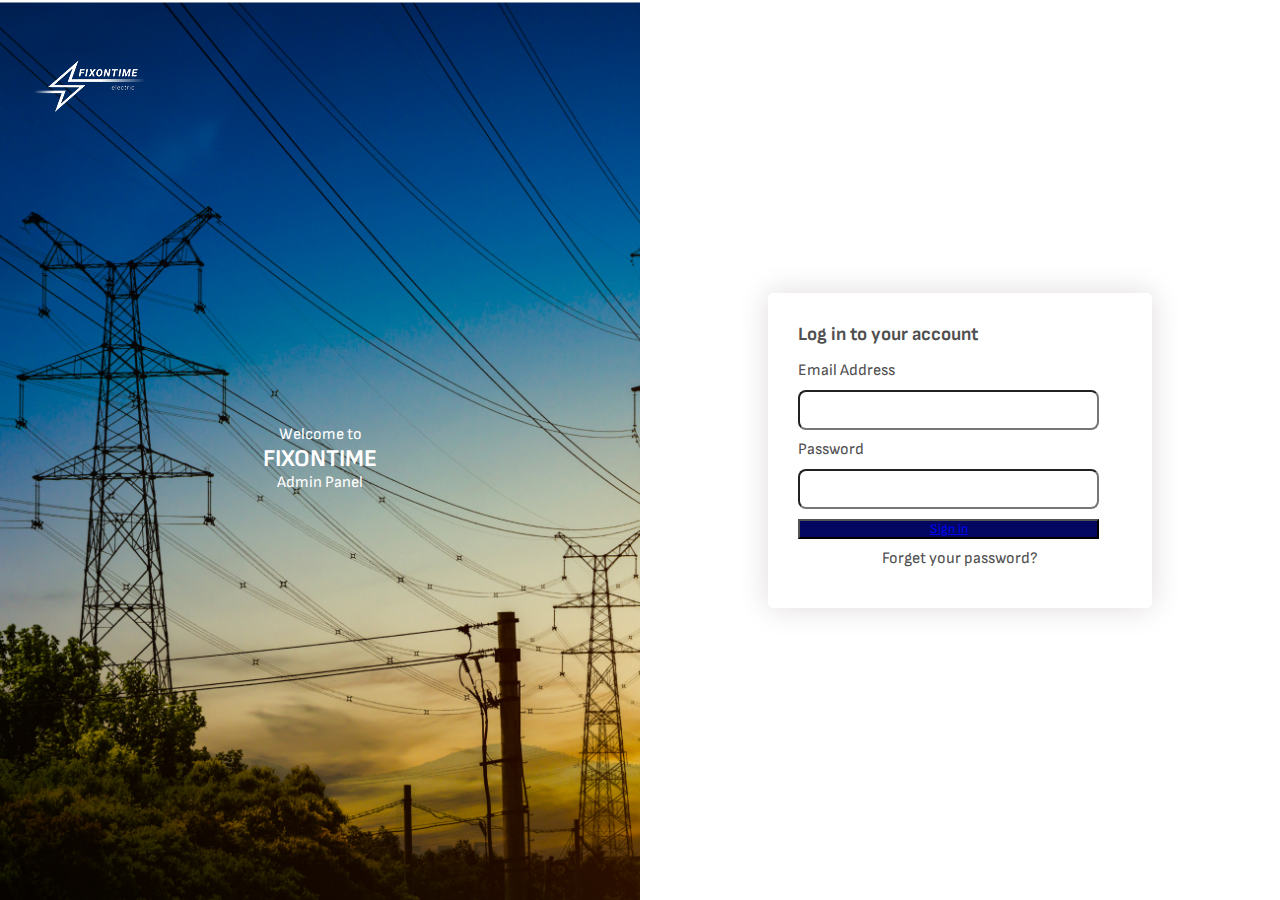
<file: index.html>
<!DOCTYPE html>
<html lang="en">
<head>
    <meta charset="UTF-8">
    <meta name="viewport" content="width=device-width, initial-scale=1.0">
    <title>Fixontime</title>
    <link rel="stylesheet" href="style.css">
    <link rel="preconnect" href="https://fonts.googleapis.com">
    <link rel="preconnect" href="https://fonts.gstatic.com" crossorigin>
    <link href="https://fonts.googleapis.com/css2?family=Sofia+Sans:ital,wght@0,1..1000;1,1..1000&display=swap" rel="stylesheet">
</head>
<body>
    <div class="container">
        <div class="left-side">
            <div class="logo">
                <img src="images/FixOnTime-whitetrans 1.png" >
            </div>
           
            <div class="welcome">
                 <p>Welcome to</p>
                <h2>FIXONTIME</h2>
                <P>Admin Panel</P>
            </div>

        </div>

        <div class="right-side">
            <form action="index.php">

                <div class="login">
                    <h3>Log in to your account</h3>
                
                    <label class="labeltext" for="email">Email Address</label><br>
                    <input type="email" id="email"><br>

                    <label class="labeltext" for="password">Password</label><br>
                    <input type="password" id="password"><br>

                    <button class="mybtn"><a href="#">Sign in</a></button>

                    <div class="forgetpassword">
                        <a href="forgetpassword.html">Forget your password?</a>
                    </div>
                    
                </div>
                
            </form>

        </div>
    </div>
</body>
</html>
</file>
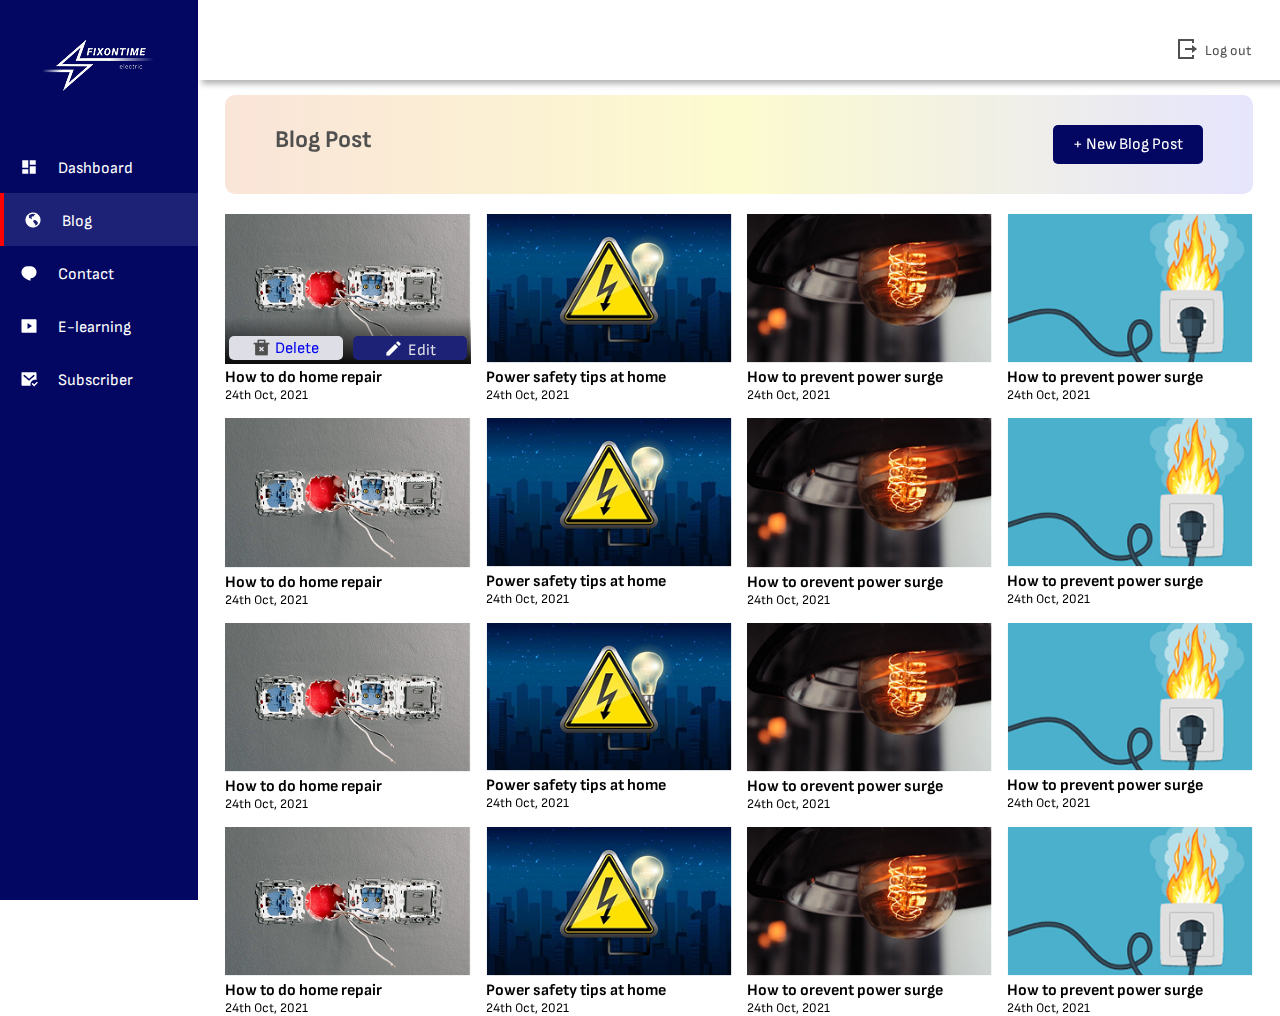
<file: blog.html>
<!DOCTYPE html>
<html lang="en">
<head>
    <meta charset="UTF-8">
    <meta name="viewport" content="width=device-width, initial-scale=1.0">
    <link rel="stylesheet" href="blog.css">
    <link rel="preconnect" href="https://fonts.googleapis.com">
    <link rel="preconnect" href="https://fonts.gstatic.com" crossorigin>
    <link href="https://fonts.googleapis.com/css2?family=Sofia+Sans:ital,wght@0,1..1000;1,1..1000&display=swap" rel="stylesheet">
    <title>Blog</title>
</head>
<body>

    <main>
        <section id="menu">
            <div class="logo">
                <img src="images/FixOnTime-whitetrans 1.png" alt="">
            </div>
    
            <div class="items">
                <li><a href="dashboard.html">Dashboard</a></li>
                <li class="active"><a href="blog.html">Blog</a></li>
                <li><a href="contact.html">Contact</a></li>
                <li><a href="e-learning.html">E-learning</a></li>
                <li><a href="subsciber.html">Subscriber</a></li>
            </div>
    
        </section>
    
        <div id="toggle-btn">
            <span class="bar"></span>
            <span class="bar"></span>
            <span class="bar"></span>
        </div>

        <section id="interface">
            <div class="navigation">
                           
               

                <div class="logout">
                    <a href="#">Log out</a>
                </div>
                
            </div>
          <div class="container">
                
                <div class="blog">
                    <h2>Blog Post</h2>
                    <p><a href="newblog.html">+  New Blog Post</a></p>
                    
                </div>
    
                <div class="board">
                    <div class="post">
                        <div class="first-img">
                            <img src="images/Rectangle 585 1.1.png" alt="">
                            <div class="edit-del">
                                <div class="delete">
                                    <a class="delete-icon" href="#">Delete</a>
                                </div>
                                
                                <div class="edit">
                                    <a class="edit-icon" href="editblog.html">Edit</a>
                                </div>
                                 
                            </div>
                        </div>
                        
                        
                        <h4>How to do home repair</h4>
                        <p>24th Oct, 2021</p>
                    </div>
                    <div class="post">
                        <img src="images/Rectangle 586.png" alt="">
                        <h4>Power safety tips at home</h4>
                        <p>24th Oct, 2021</p>
                    </div>
                    <div class="post">
                        <img src="images/Rectangle 587 (2).png" alt="">
                        <h4>How to prevent power surge</h4>
                        <p>24th Oct, 2021</p>
                    </div>
                    <div class="post">
                        <img src="images/Rectangle 587 (1).png" alt="">
                        <h4>How to prevent power surge</h4>
                        <p>24th Oct, 2021</p>
                    </div>
    
                    <!-- row2 -->
    
                    <div class="post">
                        <img src="images/Rectangle 585 1.1.png" alt="">
                        <h4>How to do home repair</h4>
                        <p>24th Oct, 2021</p>
                    </div>
                    <div class="post">
                        <img src="images/Rectangle 586.png" alt="">
                        <h4>Power safety tips at home</h4>
                        <p>24th Oct, 2021</p>
                    </div>
                    <div class="post">
                        <img src="images/Rectangle 587 (2).png" alt="">
                        <h4>How to orevent power surge</h4>
                        <p>24th Oct, 2021</p>
                    </div>
                    <div class="post">
                        <img src="images/Rectangle 587 (1).png" alt="">
                        <h4>How to prevent power surge</h4>
                        <p>24th Oct, 2021</p>
                    </div>
    
                    <!-- row 3 -->
                    <div class="post">
                        <img src="images/Rectangle 585 1.1.png" alt="">
                        <h4>How to do home repair</h4>
                        <p>24th Oct, 2021</p>
                    </div>
                    <div class="post">
                        <img src="images/Rectangle 586.png" alt="">
                        <h4>Power safety tips at home</h4>
                        <p>24th Oct, 2021</p>
                    </div>
                    <div class="post">
                        <img src="images/Rectangle 587 (2).png" alt="">
                        <h4>How to orevent power surge</h4>
                        <p>24th Oct, 2021</p>
                    </div>
                    <div class="post">
                        <img src="images/Rectangle 587 (1).png" alt="">
                        <h4>How to prevent power surge</h4>
                        <p>24th Oct, 2021</p>
                    </div>
    
                    <!-- row 4 -->
                    <div class="post">
                        <img src="images/Rectangle 585 1.1.png" alt="">
                        <h4>How to do home repair</h4>
                        <p>24th Oct, 2021</p>
                    </div>
                    <div class="post">
                        <img src="images/Rectangle 586.png" alt="">
                        <h4>Power safety tips at home</h4>
                        <p>24th Oct, 2021</p>
                    </div>
                    <div class="post">
                        <img src="images/Rectangle 587 (2).png" alt="">
                        <h4>How to orevent power surge</h4>
                        <p>24th Oct, 2021</p>
                    </div>
                    <div class="post">
                        <img src="images/Rectangle 587 (1).png" alt="">
                        <h4>How to prevent power surge</h4>
                        <p>24th Oct, 2021</p>
                    </div>
                    
                    
                </div>
    
            </div>  
            
        </section>
    </main>
    
    <script>

        const toggleBtn = document.getElementById('toggle-btn');
        const menuBtn = document.getElementById('menu');
    
        toggleBtn.addEventListener('click', () => {
        menu.classList.toggle('active');
    });
    
        </script>

</body>
</html>
</file>
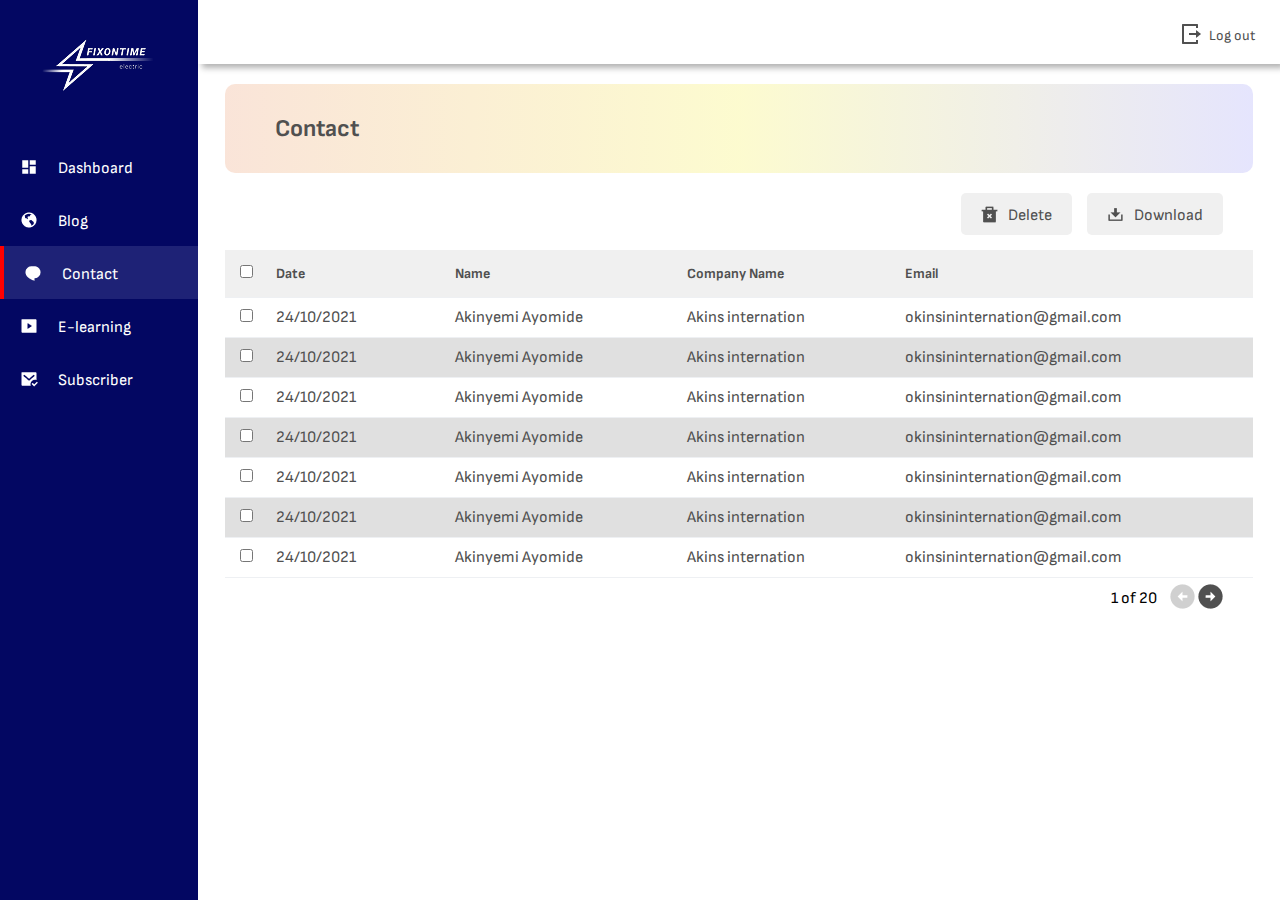
<file: contact.html>
<!DOCTYPE html>
<html lang="en">
<head>
    <meta charset="UTF-8">
    <meta name="viewport" content="width=device-width, initial-scale=1.0">
    <title>contact</title>
    <link rel="stylesheet" href="contact.css">
    <link rel="preconnect" href="https://fonts.googleapis.com">
    <link rel="preconnect" href="https://fonts.gstatic.com" crossorigin>
    <link href="https://fonts.googleapis.com/css2?family=Sofia+Sans:ital,wght@0,1..1000;1,1..1000&display=swap" rel="stylesheet">
</head>
<body>
    <main>
        <section id="menu">
            <div class="logo">
                <img src="images/FixOnTime-whitetrans 1.png" alt="">
            </div>
    
            <div class="items">
                <li><a href="dashboard.html">Dashboard</a></li>
                <li><a href="blog.html">Blog</a></li>
                <li class="active"><a href="contact.html">Contact</a></li>
                <li><a href="e-learning.html">E-learning</a></li>
                <li><a href="subsciber.html">Subscriber</a></li>
            </div>
    
        </section>
    
        <section id="interface">
            <div class="navigation">

                      
                <div id="toggle-btn">
                    <span class="bar"></span>
                    <span class="bar"></span>
                    <span class="bar"></span>
                </div>   

                <div class="logout">
                    <a href="index.html">Log out</a>
                </div>
                
            </div>
          <div class="container">
                
                <div class="contact-list">
                    <h2>Contact</h2>
                    
                </div>
                <div class="edit-del">
                    <a class="delete" href="#">Delete</a>
                    <a class="download" href="#">Download</a>
                </div>
    
                <div class="board">
                    
                    <table width="100%">
                        <thead>
                            <tr>
                                <td>
                                    <input type="checkbox" id="checkbox">
                                    Date
                                </td>
                                <td>Name</td>
                                <td>Company Name</td>
                                <td>Email</td>
                            </tr>
                        </thead>
                        <tbody>
                            <tr>
                                <td>
                                    <input type="checkbox" id="checkbox">
                                    24/10/2021
                                </td>
                                <td><a class="info" href="contactinfo.html">Akinyemi Ayomide</a></td>
                                <td>Akins internation</td>
                                <td>okinsininternation@gmail.com</td>
                            </tr>
                            <tr>
                                <td>
                                    <input type="checkbox" id="checkbox">
                                    24/10/2021
                                </td>
                                <td><a class="info" href="contactinfo.html">Akinyemi Ayomide</a></td>
                                <td>Akins internation</td>
                                <td>okinsininternation@gmail.com</td>
                            </tr>
                            <tr>
                                <td>
                                    <input type="checkbox" id="checkbox">
                                    24/10/2021
                                </td>
                                <td><a class="info" href="contactinfo.html">Akinyemi Ayomide</a></td>
                                <td>Akins internation</td>
                                <td>okinsininternation@gmail.com</td>
                            </tr>
                            <tr>
                                <td>
                                    <input type="checkbox" id="checkbox">
                                    24/10/2021
                                </td>
                                <td><a class="info" href="contactinfo.html">Akinyemi Ayomide</a></td>
                                <td>Akins internation</td>
                                <td>okinsininternation@gmail.com</td>
                            </tr>
                            <tr>
                                <td>
                                    <input type="checkbox" id="checkbox">
                                    24/10/2021
                                </td>
                                <td><a class="info" href="contactinfo.html">Akinyemi Ayomide</a></td>
                                <td>Akins internation</td>
                                <td>okinsininternation@gmail.com</td>
                            </tr>
                            <tr>
                                <td>
                                    <input type="checkbox" id="checkbox">
                                    24/10/2021
                                </td>
                                <td><a class="info" href="contactinfo.html">Akinyemi Ayomide</a></td>
                                <td>Akins internation</td>
                                <td>okinsininternation@gmail.com</td>
                            </tr>
                            <tr>
                                <td>
                                    <input type="checkbox" id="checkbox">
                                    24/10/2021
                                </td>
                                <td><a class="info" href="contactinfo.html">Akinyemi Ayomide</a></td>
                                <td>Akins internation</td>
                                <td>okinsininternation@gmail.com</td>
                               
                            </tr>
                            
                        </tbody>
                        
                    </table>
                </div>
    
                <div class="next-btn">
                   <P> 1 of 20 </P>
                    <img src="images/Vector (21).png">
                    <img src="images/Vector (22).png">
                </div>
    
            </div>  
            
        </section>
    </main>
    <script>

    const toggleBtn = document.getElementById('toggle-btn');
    const menuBtn = document.getElementById('menu');

    toggleBtn.addEventListener('click', () => {
    menu.classList.toggle('active');
});

    </script>
</body>
</html>
</file>
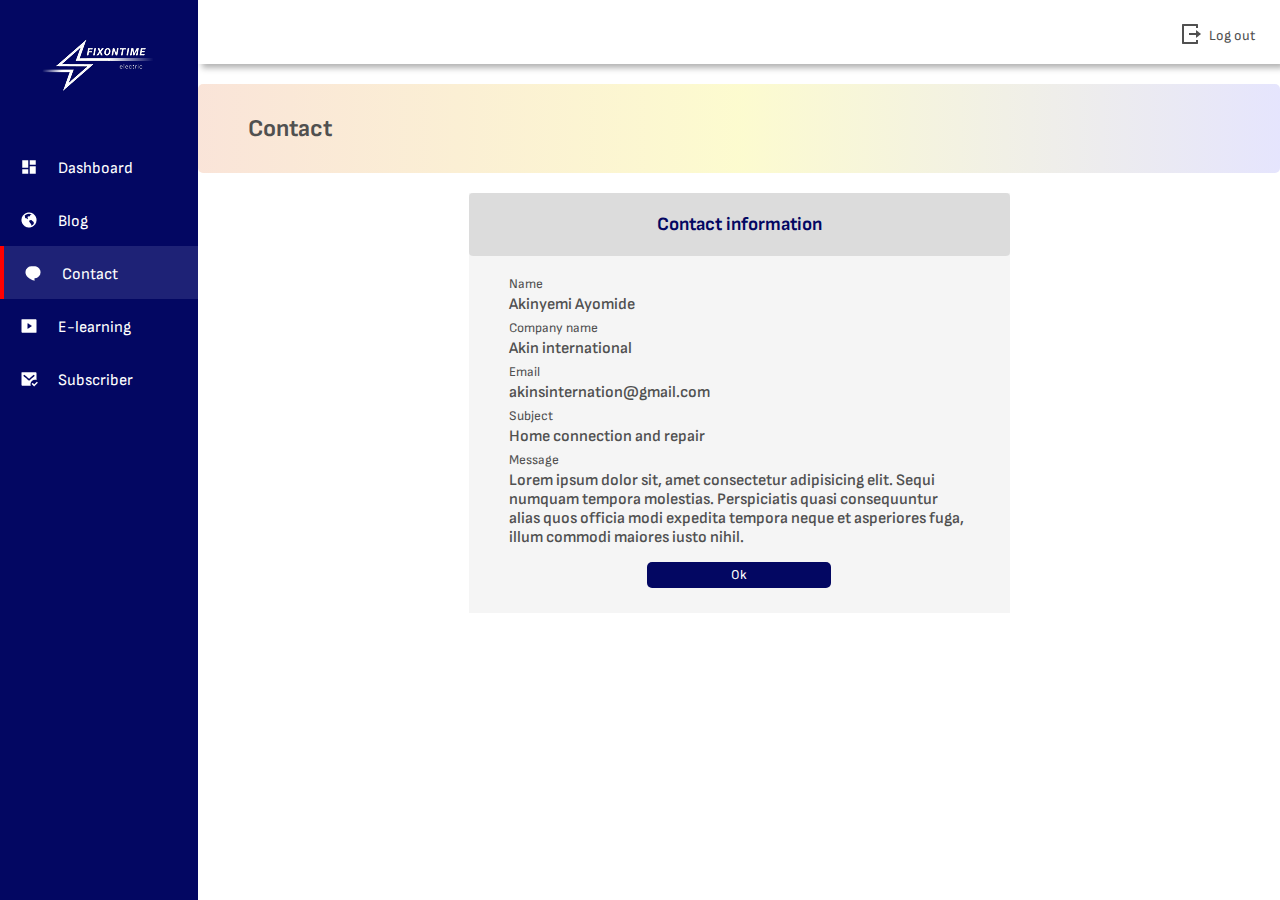
<file: contactinfo.html>
<!DOCTYPE html>
<html lang="en">
<head>
    <meta charset="UTF-8">
    <meta name="viewport" content="width=device-width, initial-scale=1.0">
    <title>contact</title>
    <link rel="stylesheet" href="contactinfo.css">
    <link rel="preconnect" href="https://fonts.googleapis.com">
    <link rel="preconnect" href="https://fonts.gstatic.com" crossorigin>
    <link href="https://fonts.googleapis.com/css2?family=Sofia+Sans:ital,wght@0,1..1000;1,1..1000&display=swap" rel="stylesheet">
</head>
<body>
    <main>
        <section id="menu">
            <div class="logo">
                <img src="images/FixOnTime-whitetrans 1.png" alt="">
            </div>
    
            <div class="items">
                <li><a href="dashboard.html">Dashboard</a></li>
                <li><a href="blog.html">Blog</a></li>
                <li class="active"><a href="contact.html">Contact</a></li>
                <li><a href="e-learning.html">E-learning</a></li>
                <li><a href="subsciber.html">Subscriber</a></li>
            </div>
    
        </section>
        
        <div id="toggle-btn">
            <span class="bar"></span>
            <span class="bar"></span>
            <span class="bar"></span>
        </div>


        <section id="interface">
            <div class="navigation">
                <div class="logout">
                    <a href="#">Log out</a>
                </div>
                
            </div>
          <div class="container">
                
                <div class="contact-list">
                    <h2>Contact</h2>
                    
                </div>
               
                <div class="board">
    
                    <h3>Contact information</h3>
    
                    <div class="details">
    
                        <h5>Name</h5>
                        <p>Akinyemi Ayomide</p>
    
                        <h5>Company name</h5>
                        <p>Akin international</p>
    
                        <h5>Email</h5>
                        <p>akinsinternation@gmail.com</p>
    
                        <h5>Subject</h5>
                        <p>Home connection and repair</p>
    
                        <h5>Message</h5>
                        <p>Lorem ipsum dolor sit, amet consectetur adipisicing elit. Sequi numquam tempora molestias. Perspiciatis quasi consequuntur alias quos officia modi expedita tempora neque et asperiores fuga, illum commodi maiores iusto nihil.</p>
                        
                        <button class="btn">Ok</button>
                    </div>
                </div>
    
                
    
            </div>  
            
        </section>
    </main>
    

    <script>

        const toggleBtn = document.getElementById('toggle-btn');
        const menuBtn = document.getElementById('menu');
    
        toggleBtn.addEventListener('click', () => {
        menu.classList.toggle('active');
    });
    
        </script>
</body>
</html>
</file>
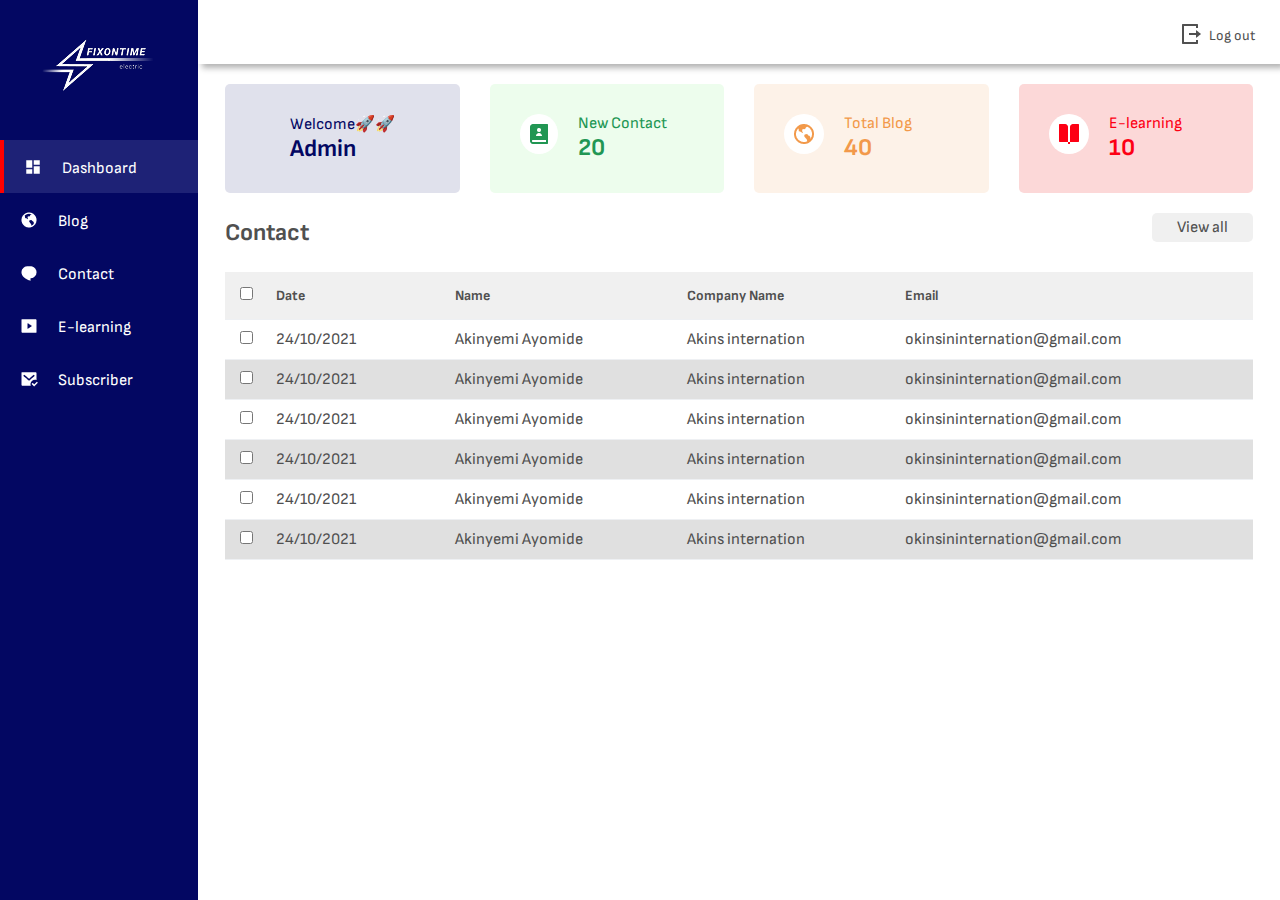
<file: dashboard.html>
<!DOCTYPE html>
<html lang="en">
<head>
    <meta charset="UTF-8">
    <meta name="viewport" content="width=device-width, initial-scale=1.0">
    <title>Document</title>
    <link rel="stylesheet" href="dashboard.css">
    <link rel="preconnect" href="https://fonts.googleapis.com">
    <link rel="preconnect" href="https://fonts.gstatic.com" crossorigin>
    <link href="https://fonts.googleapis.com/css2?family=Sofia+Sans:ital,wght@0,1..1000;1,1..1000&display=swap" rel="stylesheet">
    <!-- <script src="https://code.jquery.com/jquery-3.7.1.min.js"></script> -->

</head>
<body>
    <main>
    
            <section class="menu" id="menu">
                <div class="logo">
                    <img src="images/FixOnTime-whitetrans 1.png" alt="">
                </div>
        
                <div class="items">
                    <li class="active"><a href="dashboard.html">Dashboard</a></li>
                    <li><a href="blog.html">Blog</a></li>
                    <li><a href="contact.html">Contact</a></li>
                    <li><a href="e-learning.html">E-learning</a></li>
                    <li><a href="subsciber.html">Subscriber</a></li>
                </div>
        
            </section>
        
            <section id="interface">
                <div class="navigation">
                     
                    <div id="toggle-btn">
                        <span class="bar"></span>
                        <span class="bar"></span>
                        <span class="bar"></span>
                    </div>   
            
                    <div class="logout">
        
                        <a href="#">Log out</a>
                    </div>
        
                    
                </div>
                
              <div class="container">
                    <div class="values">
                        
                        <div class="val-box1">
        
                            <div class="text">
                                <p class="welcome">Welcome</p>
                                <h2>Admin</h2>
                            </div>                 
                        
                        </div>
                        <div class="val-box2">
        
                            <div class="icon2"> 
                                <img src="images/Vector (17).png" alt=""> 
                            </div>
        
                            <div class="text">
                                <p>New Contact</p>
                                <h2>20</h2>
                            </div>                 
                        
                        </div>
                        <div class="val-box3">
        
                            <div class="icon3"> 
                                <img src="images/Vector (18).png" alt=""> 
                            </div>
        
                            <div class="text">
                                <p>Total Blog</p>
                                <h2>40</h2>
                            </div>                 
                        
                        </div>
                        <div class="val-box4">
        
                            <div class="icon4"> 
                                <img src="images/Vector (19).png" alt=""> 
                            </div>
        
                            <div class="text">
                                <p>E-learning</p>
                                <h2>10</h2>
                            </div>                 
                        
                        </div>
                    </div>
        
                    <div class="contact-list">
                        <h2>Contact</h2>
                        <p><a href="#"> View all </a></p>
                    </div>
        
                    <div class="board">
                        
                        <table width="100%">
                            <thead>
                                <tr>
                                    <td>
                                        <input type="checkbox" id="checkbox">
                                        Date
                                    </td>
                                    <td>Name</td>
                                    <td>Company Name</td>
                                    <td>Email</td>
                                </tr>
                            </thead>
                            
                            <tbody>
                                <tr>
                                    <td>
                                        <input type="checkbox" id="checkbox">
                                        24/10/2021
                                    </td>
                                    <td>Akinyemi Ayomide</td>
                                    <td>Akins internation</td>
                                    <td>okinsininternation@gmail.com</td>
                                </tr>
                                
                                <tr>
                                    <td>
                                        <input type="checkbox" id="checkbox">
                                        24/10/2021
                                    </td>
                                    <td>Akinyemi Ayomide</td>
                                    <td>Akins internation</td>
                                    <td>okinsininternation@gmail.com</td>
                                </tr>
                                
                                <tr>
                                    <td>
                                        <input type="checkbox" id="checkbox">
                                        24/10/2021
                                    </td>
                                    <td>Akinyemi Ayomide</td>
                                    <td>Akins internation</td>
                                    <td>okinsininternation@gmail.com</td>
                                </tr>
                                
                                <tr>
                                    <td>
                                        <input type="checkbox" id="checkbox">
                                        24/10/2021
                                    </td>
                                    <td>Akinyemi Ayomide</td>
                                    <td>Akins internation</td>
                                    <td>okinsininternation@gmail.com</td>
                                </tr>
                                
                                <tr>
                                    <td>
                                        <input type="checkbox" id="checkbox">
                                        24/10/2021
                                    </td>
                                    <td>Akinyemi Ayomide</td>
                                    <td>Akins internation</td>
                                    <td>okinsininternation@gmail.com</td>
                                </tr>
                                
                                <tr>
                                    <td>
                                        <input type="checkbox" id="checkbox">
                                        24/10/2021
                                    </td>
                                    <td>Akinyemi Ayomide</td>
                                    <td>Akins internation</td>
                                    <td>okinsininternation@gmail.com</td>
                                </tr>
                                
                                                            
                            </tbody>
                        </table>
        
                    </div>
        
                </div>  
                
            </section>
    
    </main>
    

    
    <script>
    const toggleBtn = document.getElementById('toggle-btn');
    const menuBtn = document.getElementById('menu');

    toggleBtn.addEventListener('click', () => {
    menu.classList.toggle('active');
});

    </script>
</body>
</html>
</file>
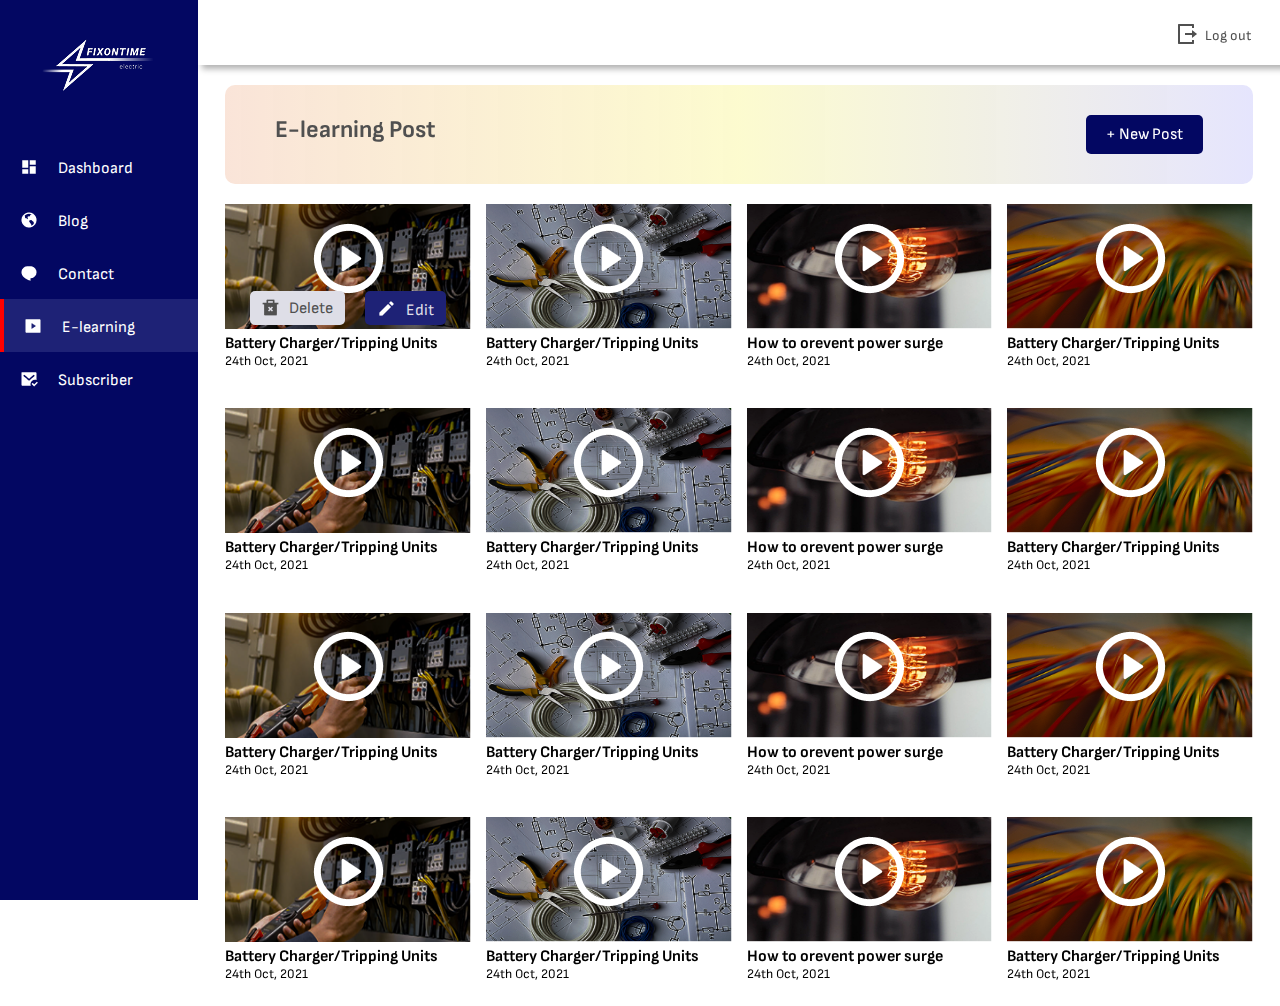
<file: e-learning.html>
<!DOCTYPE html>
<html lang="en">
<head>
    <meta charset="UTF-8">
    <meta name="viewport" content="width=device-width, initial-scale=1.0">
    <link rel="stylesheet" href="e-learning.css">
    <link rel="preconnect" href="https://fonts.googleapis.com">
    <link rel="preconnect" href="https://fonts.gstatic.com" crossorigin>
    <link href="https://fonts.googleapis.com/css2?family=Sofia+Sans:ital,wght@0,1..1000;1,1..1000&display=swap" rel="stylesheet">
    <title>E-learning</title>
</head>
<body>
    <main>
        <section id="menu">
            <div class="logo">
                <img src="images/FixOnTime-whitetrans 1.png" alt="">
            </div>
    
            <div class="items">
                <li><a href="dashboard.html">Dashboard</a></li>
                <li><a href="blog.html">Blog</a></li>
                <li><a href="contact.html">Contact</a></li>
                <li class="active"><a href="e-learning.html">E-learning</a></li>
                <li><a href="subsciber.html">Subscriber</a></li>
            </div>
    
        </section>

        <div id="toggle-btn">
            <span class="bar"></span>
            <span class="bar"></span>
            <span class="bar"></span>
        </div>
    
        <section id="interface">
            <div class="navigation">

                


                <div class="logout">
                    <a href="#">Log out</a>
                </div>
                
            </div>
          <div class="container">
                
                <div class="E-learning">
                    <h2>E-learning Post</h2>
                    <p><a href="newlearning.html">+  New Post</a></p>
                    
                </div>
    
                <div class="board">
                    
                    <div class="post">
                        <img src="images/Rectangle 585 (1).png" alt="">
                        <h4>Battery Charger/Tripping Units</h4>
                        <p>24th Oct, 2021</p>
    
                        <div class="play">
                            <img src="images/Vector (25).png">
                        </div>
                        <div class="edit-del">
                            <a class="delete" href="#">Delete</a>
                            <a class="edit" href="editpost.html">Edit</a>
                        </div>
                    </div>
                
                    <div class="post">
                        <img src="images/Rectangle 586 (1).png" alt="">
                        <h4>Battery Charger/Tripping Units</h4>
                        <p>24th Oct, 2021</p>
                        <div class="play">
                            <img src="images/Vector (25).png">
                        </div>
                    </div>
                    <div class="post">
                        <img src="images/Rectangle 587 (2).png" alt="">
                        <h4>How to orevent power surge</h4>
                        <p>24th Oct, 2021</p>
                        <div class="play">
                            <img src="images/Vector (25).png">
                        </div>
                    </div>
                    <div class="post">
                        <img src="images/Rectangle 587 (3).png" alt="">
                        <h4>Battery Charger/Tripping Units</h4>
                        <p>24th Oct, 2021</p>
                        <div class="play">
                            <img src="images/Vector (25).png">
                        </div>
                    </div>
                    
                    <!-- row 2 -->
                    <div class="post">
                        <img src="images/Rectangle 585 (1).png" alt="">
                        <h4>Battery Charger/Tripping Units</h4>
                        <p>24th Oct, 2021</p>
                        <div class="play">
                            <img src="images/Vector (25).png">
                        </div>
                    </div>
                    <div class="post">
                        <img src="images/Rectangle 586 (1).png" alt="">
                        <h4>Battery Charger/Tripping Units</h4>
                        <p>24th Oct, 2021</p>
                        <div class="play">
                            <img src="images/Vector (25).png">
                        </div>
                    </div>
                    <div class="post">
                        <img src="images/Rectangle 587 (2).png" alt="">
                        <h4>How to orevent power surge</h4>
                        <p>24th Oct, 2021</p>
                        <div class="play">
                            <img src="images/Vector (25).png">
                        </div>
                    </div>
                    <div class="post">
                        <img src="images/Rectangle 587 (3).png" alt="">
                        <h4>Battery Charger/Tripping Units</h4>
                        <p>24th Oct, 2021</p>
                        <div class="play">
                            <img src="images/Vector (25).png">
                        </div>
                    </div>
                    
                    <!-- row 3 -->
                    <div class="post">
                        <img src="images/Rectangle 585 (1).png" alt="">
                        <h4>Battery Charger/Tripping Units</h4>
                        <p>24th Oct, 2021</p>
                        <div class="play">
                            <img src="images/Vector (25).png">
                        </div>
                    </div>
                    <div class="post">
                        <img src="images/Rectangle 586 (1).png" alt="">
                        <h4>Battery Charger/Tripping Units</h4>
                        <p>24th Oct, 2021</p>
                        <div class="play">
                            <img src="images/Vector (25).png">
                        </div>
                    </div>
                    <div class="post">
                        <img src="images/Rectangle 587 (2).png" alt="">
                        <h4>How to orevent power surge</h4>
                        <p>24th Oct, 2021</p>
                        <div class="play">
                            <img src="images/Vector (25).png">
                        </div>
                    </div>
                    <div class="post">
                        <img src="images/Rectangle 587 (3).png" alt="">
                        <h4>Battery Charger/Tripping Units</h4>
                        <p>24th Oct, 2021</p>
                        <div class="play">
                            <img src="images/Vector (25).png">
                        </div>
                    </div>
                    
                    <!-- row 4 -->
                    <div class="post">
                        <img src="images/Rectangle 585 (1).png" alt="">
                        <h4>Battery Charger/Tripping Units</h4>
                        <p>24th Oct, 2021</p>
                        <div class="play">
                            <img src="images/Vector (25).png">
                        </div>
                    </div>
                    <div class="post">
                        <img src="images/Rectangle 586 (1).png" alt="">
                        <h4>Battery Charger/Tripping Units</h4>
                        <p>24th Oct, 2021</p>
                        <div class="play">
                            <img src="images/Vector (25).png">
                        </div>
                    </div>
                    <div class="post">
                        <img src="images/Rectangle 587 (2).png" alt="">
                        <h4>How to orevent power surge</h4>
                        <p>24th Oct, 2021</p>
                        <div class="play">
                            <img src="images/Vector (25).png">
                        </div>
                    </div>
                    <div class="post">
                        <img src="images/Rectangle 587 (3).png" alt="">
                        <h4>Battery Charger/Tripping Units</h4>
                        <p>24th Oct, 2021</p>
                        <div class="play">
                            <img src="images/Vector (25).png">
                        </div>
                    </div>              
                    
                    
                </div>
    
            </div>  
            
        </section>
    </main>

    <script>

        const toggleBtn = document.getElementById('toggle-btn');
        const menuBtn = document.getElementById('menu');
    
        toggleBtn.addEventListener('click', () => {
        menu.classList.toggle('active');
        });
    
        </script>


</body>
</html>
</file>
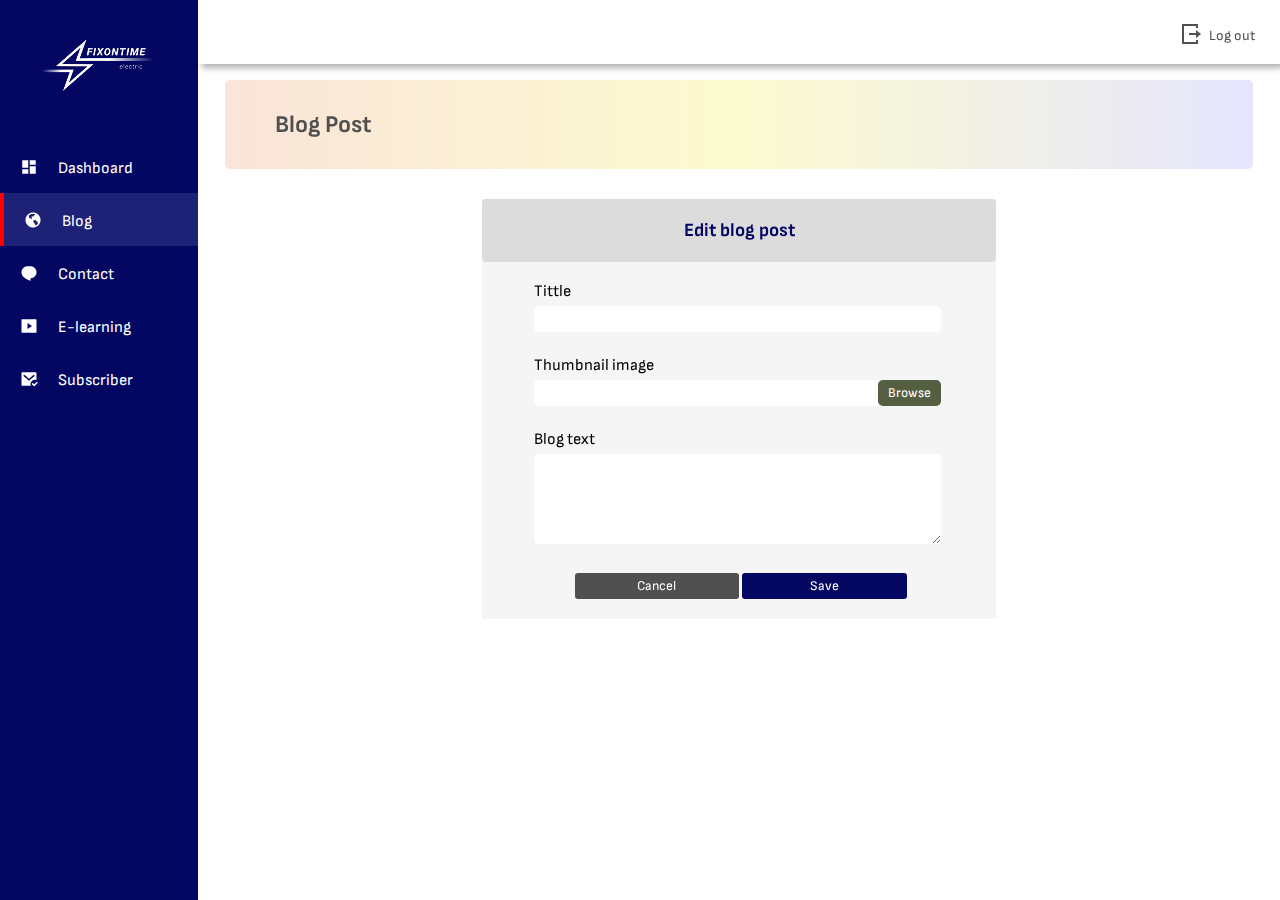
<file: editblog.html>
<!DOCTYPE html>
<html lang="en">
<head>
    <meta charset="UTF-8">
    <meta name="viewport" content="width=device-width, initial-scale=1.0">
    <link rel="stylesheet" href="editblog.css">
    <link rel="preconnect" href="https://fonts.googleapis.com">
    <link rel="preconnect" href="https://fonts.gstatic.com" crossorigin>
    <link href="https://fonts.googleapis.com/css2?family=Sofia+Sans:ital,wght@0,1..1000;1,1..1000&display=swap" rel="stylesheet">
    <title>editblog</title>
</head>
<body>
    <main>
        <section id="menu">
            <div class="logo">
                <img src="images/FixOnTime-whitetrans 1.png" alt="">
            </div>
    
            <div class="items">
                <li><a href="dashboard.html">Dashboard</a></li>
                <li class="active"><a href="blog.html">Blog</a></li>
                <li><a href="contact.html">Contact</a></li>
                <li><a href="e-learning.html">E-learning</a></li>
                <li><a href="subsciber.html">Subscriber</a></li>
            </div>
    
        </section>

        <div id="toggle-btn">
            <span class="bar"></span>
            <span class="bar"></span>
            <span class="bar"></span>
        </div>
    
        <section id="interface">
            <div class="navigation">
                <div class="logout">
                    <a href="#">Log out</a>
                </div>
                
            </div>
          <div class="container">
                
                <div class="blog">
                    <h2>Blog Post</h2>
                </div>
    
                <div class="board">
    
                    <h3>Edit blog post</h3>
    
                    <div class="newpost">
    
                        <form action="">
                            <label for="tittle">Tittle</label> <br>
                            <input type="tittle" id="tittle"><br><br>
    
                            <label for="thumbnail">Thumbnail image</label> <br>
                            <input class="t-nail" type="text" id="images">
                            <button class="browse-btn">Browse</button>
                            
                            <br><br>
    
                            <label for="">Blog text</label> <br>
                            <textarea name="blog" id="blog" cols="20" rows="5"></textarea><br><br>
                            
                            <button class="cancel-btn">Cancel</button>
                            <button class="ok-btn">Save</button>
                        </form>
                        
    
                    </div>
                </div>
    
            </div>  
             
        </section>
    </main>
    
    <script>

        const toggleBtn = document.getElementById('toggle-btn');
        const menuBtn = document.getElementById('menu');
    
        toggleBtn.addEventListener('click', () => {
        menu.classList.toggle('active');
    });
    
        </script>
</body>
</html>
</file>
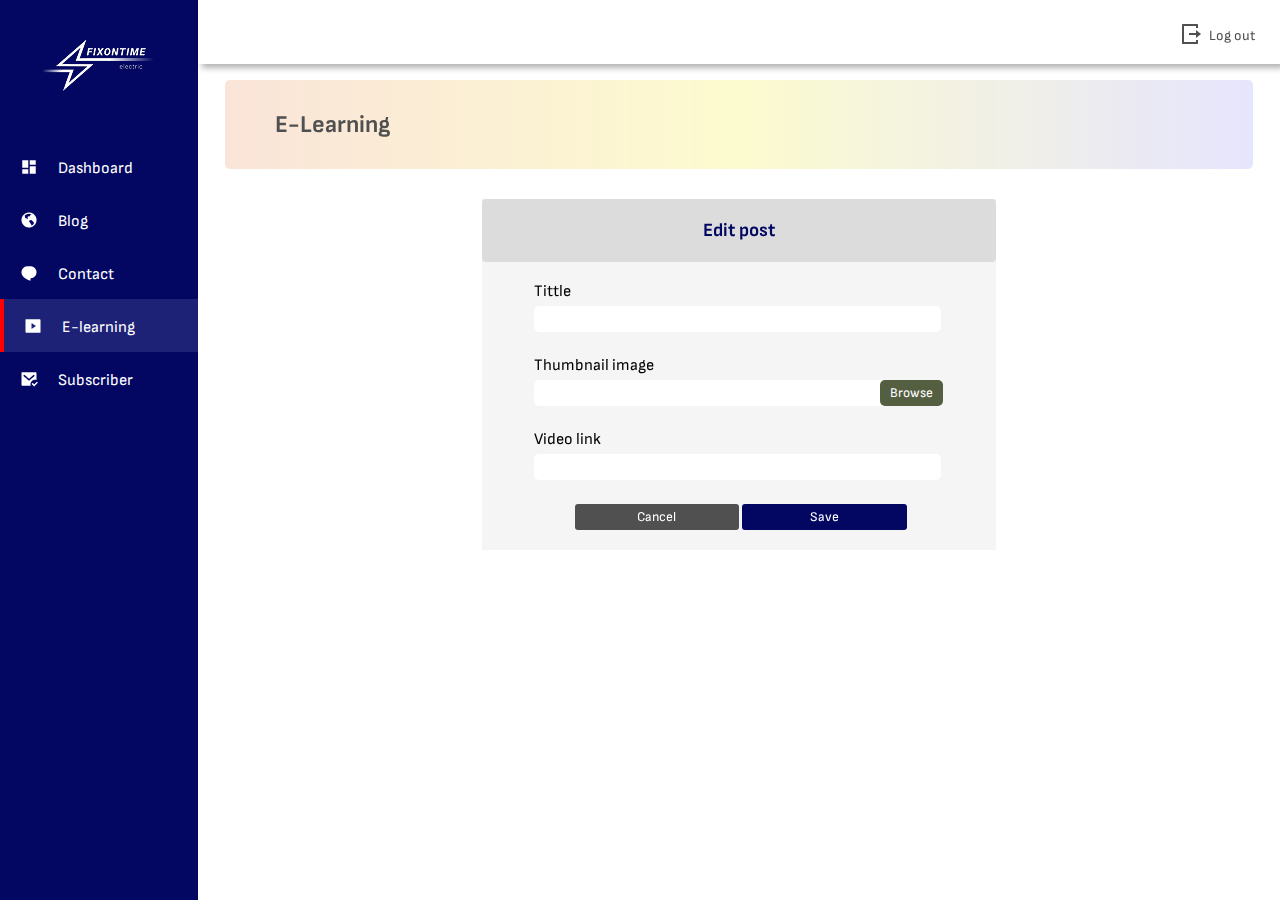
<file: editpost.html>
<!DOCTYPE html>
<html lang="en">
<head>
    <meta charset="UTF-8">
    <meta name="viewport" content="width=device-width, initial-scale=1.0">
    <link rel="stylesheet" href="editpost.css">
    <link rel="preconnect" href="https://fonts.googleapis.com">
    <link rel="preconnect" href="https://fonts.gstatic.com" crossorigin>
    <link href="https://fonts.googleapis.com/css2?family=Sofia+Sans:ital,wght@0,1..1000;1,1..1000&display=swap" rel="stylesheet">
    <title>editblog</title>
</head>
<body>
    <main>
        <section id="menu">
            <div class="logo">
                <img src="images/FixOnTime-whitetrans 1.png" alt="">
            </div>
    
            <div class="items">
                <li><a href="dashboard.html">Dashboard</a></li>
                <li><a href="blog.html">Blog</a></li>
                <li><a href="contact.html">Contact</a></li>
                <li class="active"><a href="e-learning.html">E-learning</a></li>
                <li><a href="subsciber.html">Subscriber</a></li>
            </div>
    
        </section>

        <div id="toggle-btn">
            <span class="bar"></span>
            <span class="bar"></span>
            <span class="bar"></span>
        </div>
    
        <section id="interface">
            <div class="navigation">
                <div class="logout">
                    <a href="#">Log out</a>
                </div>
    
            </div>
          <div class="container">
                
                <div class="post">
                    <h2>E-Learning</h2>
                </div>
    
                <div class="board">
    
                    <h3>Edit post</h3>
    
                    <div class="newpost">
    
                        <form action="">
                            <label for="tittle">Tittle</label> <br>
                            <input type="tittle" id="tittle"><br><br>
    
                            <label for="thumbnail">Thumbnail image</label> <br>
                            <input class="thumb-nail" type="text" id="images">
    
                            <button class="browse-btn">Browse</button><br><br>
    
                            <label for="">Video link</label> <br>
                            <input type="text" id="text"><br> <br>
                            
                            <button class="cancel-btn">Cancel</button>
                            <button class="ok-btn">Save</button>
                        </form>
                        
    
                    </div>
                </div>
    
            </div>  
            
        </section>
    </main>

    <script>

        const toggleBtn = document.getElementById('toggle-btn');
        const menuBtn = document.getElementById('menu');
    
        toggleBtn.addEventListener('click', () => {
        menu.classList.toggle('active');
    });
    
        </script>
</body>
</html>
</file>
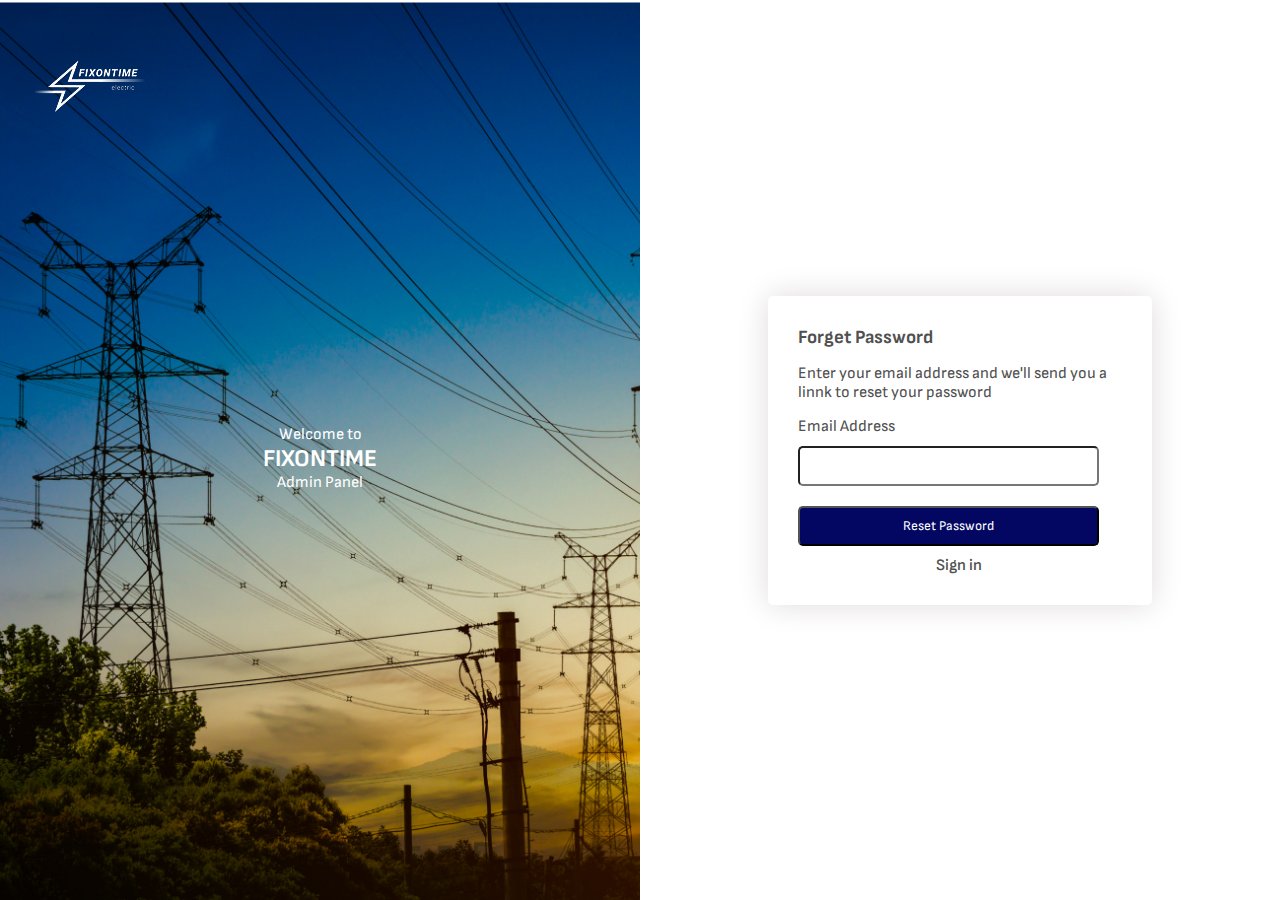
<file: forgetpassword.html>
<!DOCTYPE html>
<html lang="en">
<head>
    <meta charset="UTF-8">
    <meta name="viewport" content="width=device-width, initial-scale=1.0">
    <title>Forget Password</title>
    <link rel="stylesheet" href="forgetpasword.css">
    <link rel="preconnect" href="https://fonts.googleapis.com">
    <link rel="preconnect" href="https://fonts.gstatic.com" crossorigin>
    <link href="https://fonts.googleapis.com/css2?family=Sofia+Sans:ital,wght@0,1..1000;1,1..1000&display=swap" rel="stylesheet">
</head>
<body>
    <div class="container">
        
        <div class="left-side">
            <div class="logo">
                    <img src="images/FixOnTime-whitetrans 1.png" >
            </div>
               
            <div class="welcome">
                <p>Welcome to</p>
                <h2>FIXONTIME</h2>
                <P>Admin Panel</P>
            </div>

        </div>
    

        <div class="right-side">
            <form action="forgetpassword">
                
                <div class="sub-container">
                    <h3>Forget Password</h3>
                    <p>Enter your email address and we'll send you a linnk to reset your password</p>
                
                    <label for="email">Email Address</label><br>
                    <input type="email" id="email"><br>

                    <button class="mybtn"><a href="resetpassword.html">Reset Password</a></button><br>

                    <div class="signin">
                        <a href="index.html">Sign in</a>
                    
                    </div>
                    
                </div>
                
            </form>

        </div>
    </div>
</body>
</html>
</file>
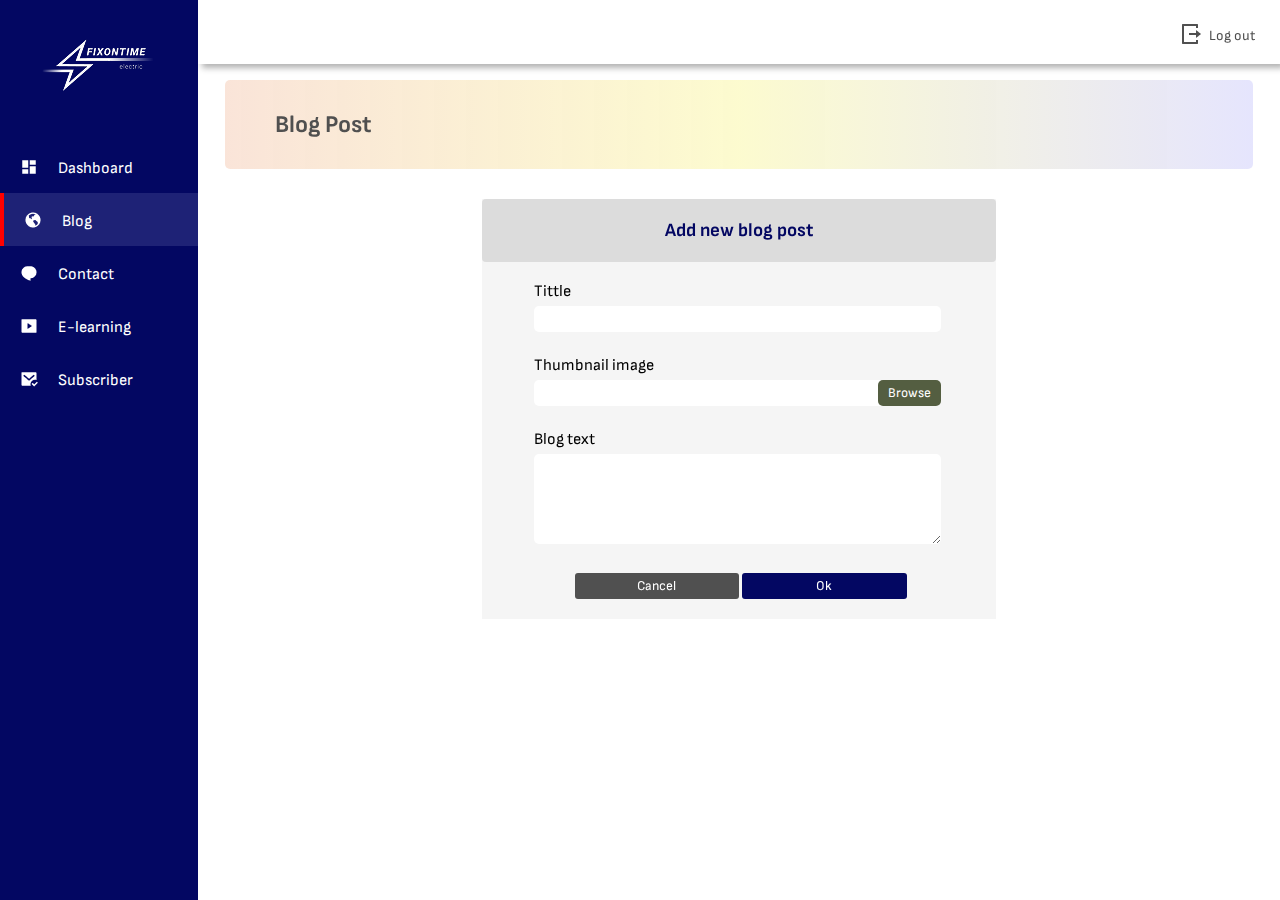
<file: newblog.html>
<!DOCTYPE html>
<html lang="en">
<head>
    <meta charset="UTF-8">
    <meta name="viewport" content="width=device-width, initial-scale=1.0">
    <link rel="stylesheet" href="newblog.css">
    <link rel="preconnect" href="https://fonts.googleapis.com">
    <link rel="preconnect" href="https://fonts.gstatic.com" crossorigin>
    <link href="https://fonts.googleapis.com/css2?family=Sofia+Sans:ital,wght@0,1..1000;1,1..1000&display=swap" rel="stylesheet">
    <title>new blog</title>
</head>
<body>
    <main>
        <section id="menu">
            <div class="logo">
                <img src="images/FixOnTime-whitetrans 1.png" alt="">
            </div>
    
            <div class="items">
                <li><a href="dashboard.html">Dashboard</a></li>
                <li class="active"><a href="blog.html">Blog</a></li>
                <li><a href="contact.html">Contact</a></li>
                <li><a href="e-learning.html">E-learning</a></li>
                <li><a href="subsciber.html">Subscriber</a></li>
            </div>
    
        </section>
    
            
        <div id="toggle-btn">
            <span class="bar"></span>
            <span class="bar"></span>
            <span class="bar"></span>
        </div>


        <section id="interface">
            <div class="navigation">
                <div class="logout">
                    <a href="index.html">Log out</a>
                </div>
                
            </div>
          <div class="container">
                
                <div class="blog">
                    <h2>Blog Post</h2>
                </div>
    
                <div class="board">
    
                    <h3>Add new blog post</h3>
    
                    <div class="newpost">
    
                        <form action="">
                            <label for="tittle">Tittle</label> <br>
                            <input type="tittle" id="tittle"><br><br>
    
                            <label for="thumbnail">Thumbnail image</label> <br>
                            <input class="thumb-nail" type="text" id="images">
    
                            <button class="browse-btn">Browse</button><br><br>
    
                            <label for="">Blog text</label> <br>
                            <textarea name="blog" id="blog" cols="20" rows="5"></textarea><br><br>
                            
                            <button class="cancel-btn">Cancel</button>
                            <button class="ok-btn">Ok</button>
                        </form>
                        
    
                    </div>
                </div>
    
            </div>  
            
        </section>
    </main>

    <script>

        const toggleBtn = document.getElementById('toggle-btn');
        const menuBtn = document.getElementById('menu');
    
        toggleBtn.addEventListener('click', () => {
        menu.classList.toggle('active');
    });
    
        </script>
</body>
</html>
</file>
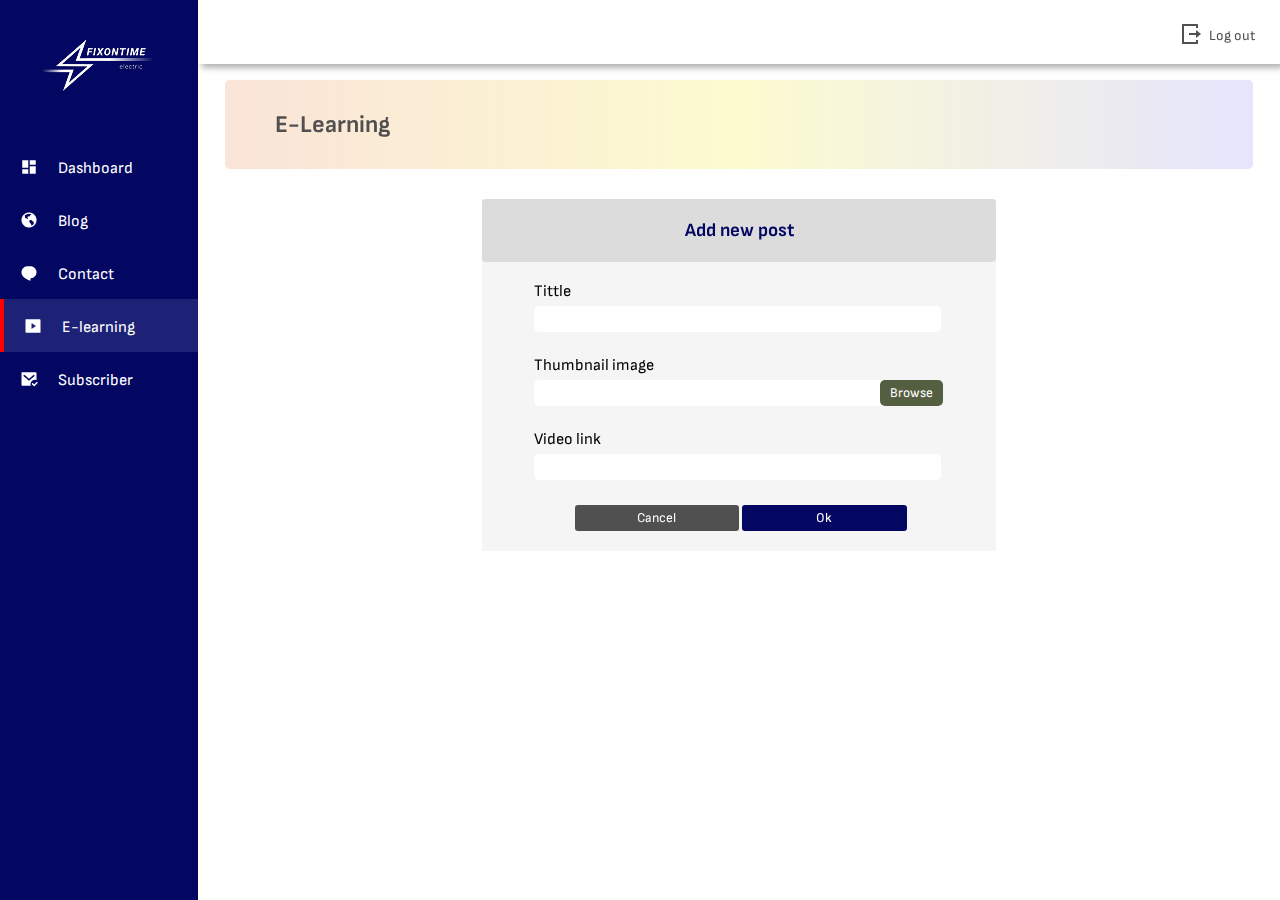
<file: newlearning.html>
<!DOCTYPE html>
<html lang="en">
<head>
    <meta charset="UTF-8">
    <meta name="viewport" content="width=device-width, initial-scale=1.0">
    <link rel="stylesheet" href="newlearning.css">
    <link rel="preconnect" href="https://fonts.googleapis.com">
    <link rel="preconnect" href="https://fonts.gstatic.com" crossorigin>
    <link href="https://fonts.googleapis.com/css2?family=Sofia+Sans:ital,wght@0,1..1000;1,1..1000&display=swap" rel="stylesheet">
    <title>new blog</title>
</head>
<body>
    <main>
        <section id="menu">
            <div class="logo">
                <img src="images/FixOnTime-whitetrans 1.png" alt="">
            </div>
    
            <div class="items">
                <li><a href="dashboard.html">Dashboard</a></li>
                <li><a href="blog.html">Blog</a></li>
                <li><a href="contact.html">Contact</a></li>
                <li class="active"><a href="e-learning.html">E-learning</a></li>
                <li><a href="subsciber.html">Subscriber</a></li>
            </div>
    
        </section>

        <div id="toggle-btn">
            <span class="bar"></span>
            <span class="bar"></span>
            <span class="bar"></span>
        </div>
    
        <section id="interface">
            <div class="navigation">
                <div class="logout">
                    <a href="index.html">Log out</a>
                </div>
                
            </div>
          <div class="container">
                
                <div class="post">
                    <h2>E-Learning</h2>
                </div>
    
                <div class="board">
    
                    <h3>Add new post</h3>
    
                    <div class="newpost">
    
                        <form action="">
                            <label for="tittle">Tittle</label> <br>
                            <input type="tittle" id="tittle"><br><br>
    
                            <label for="thumbnail">Thumbnail image</label> <br>
                            <input class="thumb-nail" type="text" id="images">
    
                            <button class="browse-btn">Browse</button><br><br>
    
                            <label for="">Video link</label> <br>
                            <input type="text" id="text">
                            
                            <button class="cancel-btn">Cancel</button>
                            <button class="ok-btn">Ok</button>
                        </form>
                        
    
                    </div>
                </div>
    
            </div>  
            
        </section>
    </main>


    <script>

        const toggleBtn = document.getElementById('toggle-btn');
        const menuBtn = document.getElementById('menu');
    
        toggleBtn.addEventListener('click', () => {
        menu.classList.toggle('active');
    });
    
        </script>
</body>
</html>
</file>
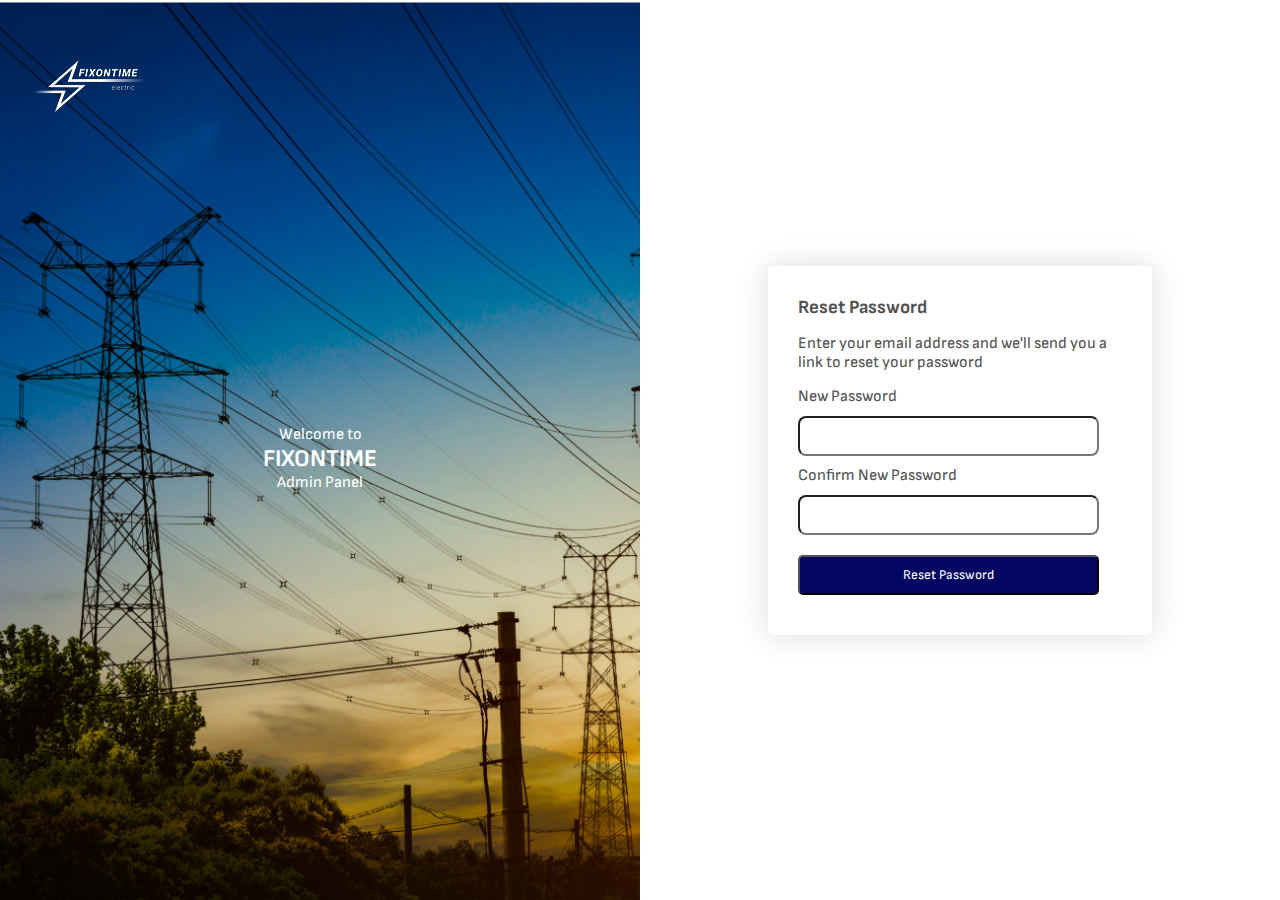
<file: resetpassword.html>
<!DOCTYPE html>
<html lang="en">
<head>
    <meta charset="UTF-8">
    <meta name="viewport" content="width=device-width, initial-scale=1.0">
    <title>Reset Password</title>
    <link rel="stylesheet" href="resetpassword.css">
    <link rel="preconnect" href="https://fonts.googleapis.com">
    <link rel="preconnect" href="https://fonts.gstatic.com" crossorigin>
    <link href="https://fonts.googleapis.com/css2?family=Sofia+Sans:ital,wght@0,1..1000;1,1..1000&display=swap" rel="stylesheet">
</head>
<body>
    <div class="container">
        <div class="left-side">
            <div class="logo">
                    <img src="images/FixOnTime-whitetrans 1.png" >
            </div>
               
            <div class="welcome">
                <p>Welcome to</p>
                <h2>FIXONTIME</h2>
                <P>Admin Panel</P>
            </div>

        </div>
    

        <div class="right-side">
            <form action="resetpassword">
                <div class="sub-container">
                    <h3>Reset Password</h3>
                    <p>Enter your email address and we'll send you a link to reset your password</p>
                    
                    <label for="newpassword">New Password</label><br>
                    <input type="password" id="password"><br>
                    
                    <label for="newpassword">Confirm New Password</label><br>
                    <input type="password" id="password"><br>
    
                    <input class="mybtn" type="button" value="Reset Password">
                    
                </div>
                
            </form>

        </div>
    </div>
</body>
</html>
</file>
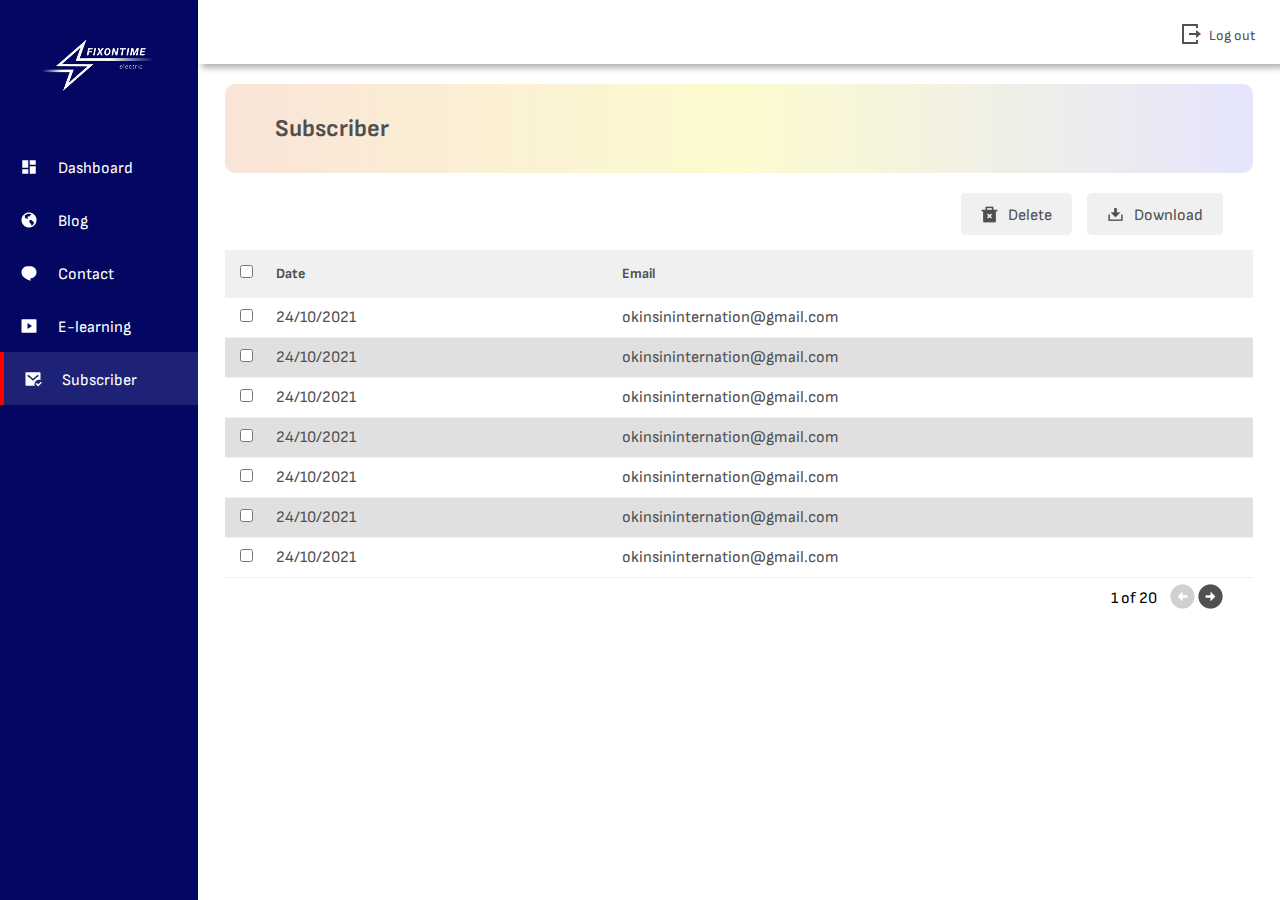
<file: subsciber.html>
<!DOCTYPE html>
<html lang="en">
<head>
    <meta charset="UTF-8">
    <meta name="viewport" content="width=device-width, initial-scale=1.0">
    <link rel="stylesheet" href="subscriber.css">
    <link rel="preconnect" href="https://fonts.googleapis.com">
    <link rel="preconnect" href="https://fonts.gstatic.com" crossorigin>
    <link href="https://fonts.googleapis.com/css2?family=Sofia+Sans:ital,wght@0,1..1000;1,1..1000&display=swap" rel="stylesheet">
    <title>Subscriber</title>
</head>
<body>
    <main>
        <section id="menu">
            <div class="logo">
                <img src="images/FixOnTime-whitetrans 1.png" alt="">
            </div>
    
            <div class="items">
                <li><a href="dashboard.html">Dashboard</a></li>
                <li><a href="blog.html">Blog</a></li>
                <li><a href="contact.html">Contact</a></li>
                <li><a href="e-learning.html">E-learning</a></li>
                <li class="active"><a href="subsciber.html">Subscriber</a></li>
            </div>
    
        </section>
    
        <section id="interface">
            <div class="navigation">

                                      
                <div id="toggle-btn">
                    <span class="bar"></span>
                    <span class="bar"></span>
                    <span class="bar"></span>
                </div>   

                <div class="logout">
                    <a href="#">Log out</a>
                </div>
                
            </div>
          <div class="container">
                
                <div class="sub-list">
                    <h2>Subscriber</h2>
                    
                </div>
                <div class="edit-del">
                    <a class="delete" href="#">Delete</a>
                    <a class="download" href="#">Download</a>
                </div>
    
                <div class="board">
                    
                    <table width="100%">
                        <thead>
                            <tr>
                                <td>
                                    <input type="checkbox" id="checkbox">
                                    Date
                                </td>
                                
                                <td>Email</td>
                            </tr>
                        </thead>
                        <tbody>
                            <tr>
                                <td>
                                    <input type="checkbox" id="checkbox">
                                    24/10/2021
                                </td>
                                
                                <td>okinsininternation@gmail.com</td>
                            </tr>
                            <tr>
                                <td>
                                    <input type="checkbox" id="checkbox">
                                    24/10/2021
                                </td>
                                
                                <td>okinsininternation@gmail.com</td>
                            </tr>
                            <tr>
                                <td>
                                    <input type="checkbox" id="checkbox">
                                    24/10/2021
                                </td>
                                
                                <td>okinsininternation@gmail.com</td>
                            </tr>
                            <tr>
                                <td>
                                    <input type="checkbox" id="checkbox">
                                    24/10/2021
                                </td>
                                
                                <td>okinsininternation@gmail.com</td>
                            </tr>
                            <tr>
                                <td>
                                    <input type="checkbox" id="checkbox">
                                    24/10/2021
                                </td>
                                
                                <td>okinsininternation@gmail.com</td>
                            </tr>
                            <tr>
                                <td>
                                    <input type="checkbox" id="checkbox">
                                    24/10/2021
                                </td>
                                
                                <td>okinsininternation@gmail.com</td>
                            </tr>
                            <tr>
                                <td>
                                    <input type="checkbox" id="checkbox">
                                    24/10/2021
                                </td>
                               
                                <td>okinsininternation@gmail.com</td>
                            </tr>
                            
                        </tbody>
                    </table>
    
                    <div class="next-btn">
                        <P> 1 of 20 </P>
                         <img src="images/Vector (21).png">
                         <img src="images/Vector (22).png">
                     </div>
                </div>
    
    
            </div>  
            
        </section>
    </main>

    <script>

        const toggleBtn = document.getElementById('toggle-btn');
        const menuBtn = document.getElementById('menu');
    
        toggleBtn.addEventListener('click', () => {
        menu.classList.toggle('active');
        });
    
        </script>
</body>
</html>
</file>
<file: style.css>
*{
    
    padding: 0;
    margin: 0;
    box-sizing: border-box;
    font-family: "Sofia Sans", sans-serif;
    font-optical-sizing: auto;
    font-style: normal;
 }
    
.container{
    display: grid;
    grid-template-columns: 1fr 1fr;
}
.container .left-side {
    width: 100%;
    background-image: url(images/Rectangle\ 576.jpg);
    background-repeat: no-repeat;
    background-attachment: calc(100%);
    background-size: cover;
    background-position: inherit;
    color: #ffffff;
    box-sizing: border-box;

}
.logo {
    margin-top: 8%;
    margin-left: 5%;
}
.welcome {
    text-align: center;
    height: 75vh;
    align-content: center;
}

form {
    height: 100vh;
    align-content: center;
    width: 100%;
    margin: aut0 auto;
    color: #505050;
}

form .login {
    width: 60%;
    margin: auto;
    padding: 30px 30px;
    border-radius: 5px;
    box-shadow: 0px 0px 30px  rgb(223, 218, 218);
    
}
form input {
    width: 93%;
    border-radius: 8px;
    padding: 10px 10px;
    margin: 10px 0px;    
    outline: none;
}

.login h3 {
    margin-bottom: 15px;
    color: #505050;
}

.login .mybtn {
    width: 93%;
    background: #030762;
    color: #ffffff;
}

form .forgetpassword {
    width: 40%;
    margin: 10px auto;
    
}
form .forgetpassword a {
    display: flex;
    justify-content: center;
    text-decoration: none;
    font-weight: 400;
    text-wrap: nowrap;
    color: #505050;

}


@media (max-width: 1024px) {
    .container{
        display: grid;
        grid-template-columns: 3fr 4fr;
    }
    
    
}
@media (max-width: 800px) {
    .container{
        display: grid;
        grid-template-columns: 2fr 3fr;
    }
    
    
}
@media (max-width: 727px) {
    .container{
        display: grid;
        grid-template-columns: 1fr 2fr;
    }
    
    
}
@media (max-width: 550px) {
    .container{
        display: grid;
        grid-template-columns: 1fr;
    }
      
}
</file>
<file: blog.css>
* {
    margin: 0;
    padding: 0;
    box-sizing: border-box;
    font-family: "Sofia Sans", sans-serif;
    font-optical-sizing: auto;
    font-style: normal;
  }


main {
    width: 100%;
    display: flex;

}

#menu {
    width: 15.5%;
    background:  #030762;
    height:100vh;
    position: fixed;
    top: 0;
    left: 0;
}

#menu .logo {
    margin-top: 30px;
    align-items:center;
    text-align: center;
}



#menu .items {
    margin-top: 40px;
}

#menu .items li {
    list-style: none;
    padding: 15px 20px;
    transition: 0.3s ease;
    
}

#menu .items li:nth-child(5):before {
    content: url(images/Frame\ 4.png);
    position: relative;
    top: 3px;
    margin-right: 20px;
    
}
#menu .items li:nth-child(2):before {
    content: url(images/Frame\ \(1\).png);
    position: relative;
    top: 3px;
    margin-right: 20px;
}
#menu .items li:nth-child(3):before {
    content: url(images/Frame\ \(2\).png);
    position: relative;
    top: 3px;
    margin-right: 20px;
}
#menu .items li:nth-child(4):before {
    content: url(images/Frame\ \(3\).png);
    position: relative;
    top: 3px;
    margin-right: 20px;
}
#menu .items li:nth-child(1):before {
    content: url(images/Frame.png);
    position: relative;
    top: 3px;
    margin-right: 20px;
    
}

#menu .items li:hover{
    background:#8e90ca4d;  
    cursor: pointer;
 
 }
 #menu .items li.active{
    background: #1e2276;  
    cursor: pointer;
    border-left: 4px solid red;
 
 }
  

#menu .items li a {
    text-decoration: none;
    color: white;
    font-weight: 400px;
    transition: 0.3s ease;
}
#interface {
    width: 84.5%;
    position: relative;
    margin-left: 15.5%;
}

#interface  .container{
    width: 95%;
    margin: 0 auto;

}
#interface .navigation{
    background: white;
    justify-content: left;
    position: fixed;
    width: 85%;
    z-index: 2;
    /* overflow-y: visible; */
    top: 0;
    margin: 0;
    box-shadow: 4px 4px 6px rgba(0,0,0,0.3);
    
}

#interface .navigation .logout{
    text-align: right;
    padding: 20px;
    margin-right: 1%;
    z-index: 4;
    
}

#interface .navigation .logout a {
    text-decoration: none;
    display: inline-block;
    color: #505050;
    padding: 0 5px;
    font-size: 14px; 
    
}

#interface .navigation .logout a::before {
    
    content: url(images/Vector\ \(20\).png);
    margin-right: 8px;
    align-self: center;
    position: relative; 
    top: 4px;
}

.blog {
    display: flex;
    justify-content: space-between;
    color: #505050;
    background-image: linear-gradient(to right, rgba(228, 118, 59, 0.197), rgba(245, 239, 70, 0.26), rgba(151, 149, 248, 0.249));
    padding: 30px 50px;
    margin: 20px 0;
    margin-top: 95px;
    border-radius: 10px;
}

.blog p {
    background: #030762;
    padding: 10px 20px;
    border-radius: 5px;
}

.blog p a {
    color: white;
    text-decoration: none;
}

.first-img {
    position: relative;
    z-index: 1;
}

.first-img img{
    position: relative;
    width: 100%;
     
}
.first-img .edit-del {

    width: 100%;
    display: flex;
    flex-grow: inherit;
    justify-content: space-around;
    gap: 10px;
    background-image: linear-gradient(to top, rgb(9, 9, 9), rgba(171, 168, 168, 0));
    text-align: center;
    margin: 0;
    position: absolute;
    top: 67%;
    flex-wrap: nowrap;
    padding: 5px;
}

.edit-del .edit, .delete, a {
    text-decoration: none;
    border-radius: 5px;
    margin-top: 15px;
    flex-wrap: nowrap;
    
}

.edit-del .delete .delete-icon::before {
    content: url(images/Vector\ \(24\).png);
    position: relative;
    top: 3px;
    padding-right: 5px;
}

.edit-del .edit {
    width: 50%;
    background:#1e2276;
}

.edit-del .edit a {    
    color: #dedee7;
    
}
.edit-del .delete {
    width: 50%;
    color: #505050;
    background: #dedee7;
}

.edit-del .edit .edit-icon::before {
    content: url(images/edit.png);
    padding-right: 5px;
    position: relative;
    top: 3px;
    
}

.board {
    width: auto;
    display: grid;
    grid-template-columns: 1fr 1fr 1fr 1fr;
    gap: 15px;
}
.board .post img {
    width: 100%;
    
}
.board .post h4 {
    margin-bottom: 0;
}
.board .post p {
    margin-top: 0;
    font-size: small;
}




#toggle-btn {
    display: none;
    flex-direction: column;
    left: 10px;
    position: absolute;
    width: 45px;
    height: 30px;
    justify-content: space-between;
    top: 1.1rem;
    background-color:#1e2276;
    padding: 3px 3px;
    


 }

 #toggle-btn .bar {
    width: 35px;
    background: white;
    height: 6px;
    border-radius: 10px;
    margin: 0 auto;
    
 }


 @media (max-width: 1050px) {
    #menu {
    position: fixed;
    width: 180px;
    left: -180px;
    transition: left 0.3s ease;
    z-index: 5;
    }


    #interface {
        width: 100%;
        margin-left: 0;
    }

    #interface .navigation{
        width: 100%;
        
        
    }

    #toggle-btn {
    display: flex;
    position: fixed;
    z-index: 6;
    }

    #toggle-btn .bar {
        width: 35px;
        background: white;
        height: 6px;
        border-radius: 10px;
        margin: 0 auto;
        
     }
    

    #menu.active {
    left: 0px;
    }

}

@media (max-width: 765px) {
    .board {
        grid-template-columns: repeat(3, 1fr);

    }
    
    

}
@media (max-width: 600px) {
    .board {
        grid-template-columns: repeat(2, 1fr);

    }
    
    .first-img .edit-del {
        top: 59%;
        padding: 4px;
    }
    
}
@media (min-width: 450px) {
    .first-img .edit-del {
        top: 67%;
        padding: 4px;
    }

}

@media (max-width: 376px) {
    .board {
        grid-template-columns: repeat(1, 1fr);

    }   
    .first-img .edit-del {
        top: 69%;
        padding: 4%;
    }
}
</file>
<file: contact.css>
* {
    margin: 0;
    padding: 0;
    box-sizing: border-box;
    font-family: "Sofia Sans", sans-serif;
    font-optical-sizing: auto;
    font-style: normal;
  }


main {
    width: 100%;
    display: flex;
}

#menu {
    width: 15.5%;
    background:  #030762;
    height: 100vh;
}

#menu .logo {
    margin-top: 30px;
    align-items:center;
    text-align: center;
}


#menu .items {
    margin-top: 40px;
}

#menu .items li {
    list-style: none;
    padding: 15px 20px;
    transition: 0.3s ease;  
}

#menu .items li:focus {
    background: #1e2276;  
   cursor: pointer;
   border-left: 4px solid red;

}



#menu .items li:nth-child(5):before {
    content: url(images/Frame\ 4.png);
    position: relative;
    top: 3px;
    margin-right: 20px;
    
}
#menu .items li:nth-child(2):before {
    content: url(images/Frame\ \(1\).png);
    position: relative;
    top: 3px;
    margin-right: 20px;
}
#menu .items li:nth-child(3):before {
    content: url(images/Frame\ \(2\).png);
    position: relative;
    top: 3px;
    margin-right: 20px;
}
#menu .items li:nth-child(4):before {
    content: url(images/Frame\ \(3\).png);
    position: relative;
    top: 3px;
    margin-right: 20px;
}
#menu .items li:nth-child(1):before {
    content: url(images/Frame.png);
    position: relative;
    top: 3px;
    margin-right: 20px;
    
}

#menu .items li:hover{
    background:#8e90ca4d;  
    cursor: pointer;
 
 }
 #menu .items li.active{
    background: #1e2276;  
    cursor: pointer;
    border-left: 4px solid red;
 
 }
 
#menu .items li a {
    text-decoration: none;
    color: white;
    font-weight: 400px;
    transition: 0.3s ease;
}
#interface {
    width: 84.5%;
}

#interface  .container{
    width: 95%;
    margin: 0 auto;

}
#interface .navigation{
    justify-content: left;
    box-shadow: 4px 4px 6px rgba(0,0,0,0.3);
    
    
}

#interface .navigation .logout{
    display: flex;
    justify-content: flex-end;
    text-align: right;
    padding: 20px;
    
}


#interface .navigation .logout a {
    text-decoration: none;
    display: inline-block;
    color: #505050;
    padding: 0 5px;
    font-size: 14px; 
    
}

#interface .navigation .logout a::before {
    
    content: url(images/Vector\ \(20\).png);
    margin-right: 8px;
    align-self: center;
    position: relative; 
    top: 4px;
    
    
}


.contact-list {
    color: #505050;
    background-image: linear-gradient(to right, rgba(228, 118, 59, 0.197), rgba(245, 239, 70, 0.26), rgba(151, 149, 248, 0.249));
    padding: 30px 50px;
    margin: 20px 0;
    border-radius: 10px;
}

.edit-del {
    display: flex;
    justify-content: right;
    margin: 15px;
}
.edit-del a {
    padding: 10px 20px;
    text-decoration: none;
    color: #505050;
    background: #F0F0F0;
    margin-right: 15px;
    border-radius: 5px;
}
.delete::before {
    content: url(images/Vector\ \(24\).png);
    margin-right: 10px;
    position: relative;
    top: 3px;
}

.download::before {
    content: url(images/download\ icon.png);
    margin-right: 10px;
    position: relative;
    top: 3px;
}

.container .board {
    overflow-x: auto;
}

table{
    border-collapse: collapse;
    color: #505050;
}

tr {
    border-bottom: 1px solid #eef0f3;
}

thead td {
    font-size: 14px;
    font-weight: 700;
    font-style: bold;
    padding: 15px;
    background-color: #F0F0F0;
}
thead, tbody, tr td input {
    margin-right: 20px;
}
tbody tr td {
    padding: 10px 15px;
}

tbody tr:nth-child(2n){
    background-color: #E0E0E0;
}

tbody tr td a {
    text-decoration: none;
    color: #505050;
}

.next-btn{
    text-align: right;
    margin-right: 30px;
}

.next-btn p {
    display: inline-block;
    margin-right: 10px;
}

.next-btn img {
   align-self: center;
   position: relative;
   top: 6px;  
}

#toggle-btn {
    display: none;
    flex-direction: column;
    left: 10px;
    position: absolute;
    width: 45px;
    height: 30px;
    justify-content: space-between;
    top: 1.1rem;
    background-color:#1e2276;
    padding: 3px 3px;
    z-index: 1001;

 }

 #toggle-btn .bar {
    width: 35px;
    background: white;
    height: 6px;
    border-radius: 10px;
    margin: 0 auto;
 }


 @media (max-width: 1050px) {
 #menu {
    position: fixed;
    width: 180px;
    left: -180px;
    transition: left 0.3s ease;
}


#interface {
    width: 100%;
}

#toggle-btn {
    display: flex;
}

#menu.active {
    left: 0px;
}

 }
</file>
<file: contactinfo.css>
* {
    margin: 0;
    padding: 0;
    box-sizing: border-box;
    font-family: "Sofia Sans", sans-serif;
    font-optical-sizing: auto;
    font-style: normal;
  }


main {
    width: 100%;
    display: flex;
}

#menu {
    width: 15.5%;
    background:  #030762;
    height: 100vh;
}

#menu .logo {
    margin-top: 30px;
    align-items:center;
    text-align: center;
}


#menu .items {
    margin-top: 40px;
}

#menu .items li {
    list-style: none;
    padding: 15px 20px;
    transition: 0.3s ease;  
}

#menu .items li:focus {
    background: #1e2276;  
   cursor: pointer;
   border-left: 4px solid red;

}



#menu .items li:nth-child(5):before {
    content: url(images/Frame\ 4.png);
    position: relative;
    top: 3px;
    margin-right: 20px;
    
}
#menu .items li:nth-child(2):before {
    content: url(images/Frame\ \(1\).png);
    position: relative;
    top: 3px;
    margin-right: 20px;
}
#menu .items li:nth-child(3):before {
    content: url(images/Frame\ \(2\).png);
    position: relative;
    top: 3px;
    margin-right: 20px;
}
#menu .items li:nth-child(4):before {
    content: url(images/Frame\ \(3\).png);
    position: relative;
    top: 3px;
    margin-right: 20px;
}
#menu .items li:nth-child(1):before {
    content: url(images/Frame.png);
    position: relative;
    top: 3px;
    margin-right: 20px;
    
}

#menu .items li:hover {
   background: #1e2276;  
   cursor: pointer;
   border-left: 4px solid red;

}
#menu .items li.active {
   background: #1e2276;  
   cursor: pointer;
   border-left: 4px solid red;

}


#menu .items li a {
    text-decoration: none;
    color: white;
    font-weight: 400px;
    transition: 0.3s ease;
}
#interface {
    width: 84.5%;
}

#interface  .container{
    width: 100%;
    margin: 0 auto;

}
#interface .navigation{
    justify-content: left;
    box-shadow: 4px 4px 6px rgba(0,0,0,0.3);
    
    
}

#interface .navigation .logout{
    display: flex;
    justify-content: flex-end;
    text-align: right;
    padding: 20px;
    
}


#interface .navigation .logout a {
    text-decoration: none;
    display: inline-block;
    color: #505050;
    padding: 0 5px;
    font-size: 14px; 
    
}

#interface .navigation .logout a::before {
    
    content: url(images/Vector\ \(20\).png);
    margin-right: 8px;
    align-self: center;
    position: relative; 
    top: 4px;
    
    
}


.contact-list {
    color: #505050;
    background-image: linear-gradient(to right, rgba(228, 118, 59, 0.197), rgba(245, 239, 70, 0.26), rgba(151, 149, 248, 0.249));
    padding: 30px 50px;
    margin: 20px 0;
    border-radius: 5px;
}

.board {
    width: 50%;
    margin: 20px auto;
    background: whitesmoke;
    padding-bottom: 5px;
}

.board h3 {
    background: rgba(128, 128, 128, 0.211);
    text-align: center;
    padding: 20px 0;
    color: #030762;
    border-radius: 4px;
    margin: 0;
}

.board .details  {
    color: #505050;
    width: 85%;
    margin: 20px auto;
}

.board .details h5 {
    font-weight: 400;
    margin: 6px auto 3px auto;
}
.board .details p {
    font-weight: 600;
}

.board .details .btn {
    display: flex;
    justify-content: center;
    width: 40%;
    color: white;
    border: none;
    background: #030762;
    padding: 5px 20px;
    margin: 15px auto;
    border-radius: 5px;
    

}

#toggle-btn {
    display: none;
    flex-direction: column;
    left: 10px;
    position: absolute;
    width: 45px;
    height: 30px;
    justify-content: space-between;
    top: 1.1rem;
    background-color:#1e2276;
    padding: 3px 3px;
    z-index: 1001;

 }

 #toggle-btn .bar {
    width: 35px;
    background: white;
    height: 6px;
    border-radius: 10px;
    margin: 0 auto;
 }


 @media (max-width: 1050px) {
    #menu {
    position: fixed;
    width: 180px;
    left: -180px;
    transition: left 0.3s ease;
    z-index: 5;
    }


    #interface {
        width: 100%;
        margin-left: 0;
    }

    #interface .navigation{
        width: 100%;
        
        
    }

    #toggle-btn {
    display: flex;
    position: fixed;
    z-index: 6;
    }

    #toggle-btn .bar {
        width: 35px;
        background: white;
        height: 6px;
        border-radius: 10px;
        margin: 0 auto;
        
     }
    

    #menu.active {
    left: 0px;
    }

}

@media (max-width: 600px) {
    .board {
        width: 70%; 
}
}
</file>
<file: dashboard.css>
* {
    margin: 0;
    padding: 0;
    box-sizing: border-box;
    font-family: "Sofia Sans", sans-serif;
    font-optical-sizing: auto;
    font-style: normal;
  }



main {
    width: 100%;
    display: flex;
}

 
 #menu {
    width: 15.5%;
    background:  #030762;
    height: 100vh;
    
}

#menu .logo {
    margin-top: 30px;
    align-items:center;
    text-align: center;
}

#menu .items {
    margin-top: 40px;
}

#menu .items li {
    list-style: none;
    padding: 15px 20px;
    transition: 0.3s ease;
    
}

#menu .items li:nth-child(5):before {
    content: url(images/Frame\ 4.png);
    position: relative;
    top: 3px;
    margin-right: 20px;
    
}
#menu .items li:nth-child(2):before {
    content: url(images/Frame\ \(1\).png);
    position: relative;
    top: 3px;
    margin-right: 20px;
}
#menu .items li:nth-child(3):before {
    content: url(images/Frame\ \(2\).png);
    position: relative;
    top: 3px;
    margin-right: 20px;
}
#menu .items li:nth-child(4):before {
    content: url(images/Frame\ \(3\).png);
    position: relative;
    top: 3px;
    margin-right: 20px;
}
#menu .items li:nth-child(1):before {
    content: url(images/Frame.png);
    position: relative;
    top: 3px;
    margin-right: 20px;
    
}

#menu .items li:hover{
   background:#8e90ca4d;  
   cursor: pointer;

}
#menu .items li.active{
   background: #1e2276;  
   cursor: pointer;
   border-left: 4px solid red;

}

#menu .items li a {
    text-decoration: none;
    color: white;
    font-weight: 400px;
    transition: 0.3s ease;
}
#interface {
    width: 84.5%;
    position: relative;
}

#interface  .container{
    width: 95%;
    margin: 20px auto;
    

}
#interface .navigation{
    justify-content: left;
    box-shadow: 4px 4px 6px rgba(0,0,0,0.3);
    
}

#interface .navigation .toggle-btn {
    position: absolute;
    top: 20px;
    cursor: pointer;
}


#interface .navigation .logout{
    display: flex;
    justify-content: flex-end;
    text-align: right;
    padding: 20px;
    
}

#interface .navigation .logout a {
    text-decoration: none;
    display: inline-block;
    color: #505050;
    padding: 0 5px;
    font-size: 14px; 
    
}

#interface .navigation .logout a:last-child:before {
    
    content: url(images/Vector\ \(20\).png);
    margin-right: 8px;
    align-self: center;
    position: relative; 
    top: 4px;
    
    
}

#interface .values {
    width: 100%;
    display: grid;
    grid-template-columns: repeat(4, 1fr);
    column-gap: 30px
    

    
}
#interface .values .val-box1, .val-box2, .val-box3, .val-box4 {
    text-align: center;
    border-radius: 5px;
    padding: 30px 
    
}

#interface .values .val-box1 {
    display: flex;
    justify-content: center;
    text-align: left;

}
#interface .values .text .welcome::after {
    content: "🚀🚀";
}

#interface .values .val-box1 {
    background-color: #0308621f;
    color: #030762;
}
#interface .values .val-box2 {
    background-color: rgba(109, 235, 109, 0.121);
    color: #219653;
    display: flex;
    justify-content: flex-start;
    padding-left: 30px;
}
#interface .values .val-box3 {
    background: #f2984a21;
    color: #F2994A;
    display: flex;
    justify-content: left;
    padding-left: 30px;
}
#interface .values .val-box4 {
    background: rgba(237, 2, 2, 0.152);
    color: #FD0014;
    display: flex;
    justify-content: left;
    padding-left: 30px;
}

#interface .values .val-box2 .icon2 {
    background-color: white;
    text-align: center;
    height: 40px;
    text-align: center;
    padding: 10px;
    border-radius: 50%;
    margin-right: 20px;
    
    
}
#interface .values .val-box3 .icon3 {
    background-color: white;
    text-align: center;
    height: 40px;
    text-align: center;
    padding: 10px;
    border-radius: 50%;
    margin-right: 20px;
    
    
}


#interface .values .val-box4 .icon4 {
    background-color: white;
    text-align: center;
    height: 40px;
    text-align: center;
    padding: 10px;
    border-radius: 50%;
    margin-right: 20px;
    
    
}

#interface .values .val-box2, .val-box3, .val-box4 .text {
   text-align: left;   
    
}

.contact-list {
    color: #505050;
    display: flex;
    justify-content: space-between;
    margin: 25px auto;
}
.contact-list p a {
    background: #F0F0F0;
    padding: 5px 25px;
    border-radius: 5px;
    text-decoration: none;
    color: #505050;
}
.container .board {
    overflow-x: auto;
}

table{
    border-collapse: collapse;
    color: #505050;
    
}

tr {
    border-bottom: 1px solid #eef0f3;
}

thead td {
    font-size: 14px;
    font-weight: 700;
    font-style: bold;
    padding: 15px;
    background-color: #F0F0F0;
}
thead, tbody, tr td input {
    margin-right: 20px;
}
tbody tr td {
    padding: 10px 15px;
}

tbody tr:nth-child(2n){
    background-color: #E0E0E0;
}

tbody tr td a {
    text-decoration: none;
    color: #505050;
}

 #toggle-btn {
    display: none;
    flex-direction: column;
    left: 10px;
    position: absolute;
    width: 45px;
    height: 30px;
    justify-content: space-between;
    top: 1.1rem;
    background-color:#1e2276;
    padding: 3px 3px;

 }

 #toggle-btn .bar {
    width: 35px;
    background: white;
    height: 6px;
    border-radius: 10px;
    margin: 0 auto;
 }




@media (max-width: 1044px) {

    #menu {
        position: fixed;
        width: 180px;
        left: -180px;
        transition: left 0.3s ease;
        z-index: 1;
    }


    #interface {
        width: 100%;
        margin: 0;
    }
    
    #toggle-btn {
        display: flex;
        position: absolute;
        z-index: 2;
    }

    #menu.active {
        left: 0px;
    }
    
}

@media (max-width: 765px) {
    #interface .values {
    
        grid-template-columns: repeat(3, 1fr);
        column-gap: 30px; 
        row-gap: 30px;   
        
    }
    
}


@media (max-width: 600px) {
    #interface .values {
    
        grid-template-columns: repeat(2, 1fr);
        gap: 30px;   
        
    }  
}

@media (max-width: 400px) {

    #interface .values {
    
        grid-template-columns: repeat(1, 1fr);
        gap: 30px;   
        
    }

}
</file>
<file: e-learning.css>
* {
    margin: 0;
    padding: 0;
    box-sizing: border-box;
    font-family: "Sofia Sans", sans-serif;
    font-optical-sizing: auto;
    font-style: normal;
  }


main {
    width: 100%;
    display: flex;
}

#menu {
    width: 15.5%;
    background:  #030762;
    height:100%;
    position: fixed;
    top: 0;
    left: 0;

}

#menu .logo {
    margin-top: 30px;
    align-items:center;
    text-align: center;
}

#menu .items {
    margin-top: 40px;
}

#menu .items li {
    list-style: none;
    padding: 15px 20px;
    transition: 0.3s ease;
    
}

#menu .items li:nth-child(5):before {
    content: url(images/Frame\ 4.png);
    position: relative;
    top: 3px;
    margin-right: 20px;
    
}
#menu .items li:nth-child(2):before {
    content: url(images/Frame\ \(1\).png);
    position: relative;
    top: 3px;
    margin-right: 20px;
}
#menu .items li:nth-child(3):before {
    content: url(images/Frame\ \(2\).png);
    position: relative;
    top: 3px;
    margin-right: 20px;
}
#menu .items li:nth-child(4):before {
    content: url(images/Frame\ \(3\).png);
    position: relative;
    top: 3px;
    margin-right: 20px;
}
#menu .items li:nth-child(1):before {
    content: url(images/Frame.png);
    position: relative;
    top: 3px;
    margin-right: 20px;
    
}

#menu .items li:hover{
    background:#8e90ca4d;  
    cursor: pointer;
 
 }
 #menu .items li.active{
    background: #1e2276;  
    cursor: pointer;
    border-left: 4px solid red;
 
 }
  

#menu .items li a {
    text-decoration: none;
    color: white;
    font-weight: 400px;
    transition: 0.3s ease;
}
#interface {
    width: 84.5%;
    position: relative;
    margin-left: 15.5%;
}

#interface  .container{
    width: 95%;
    margin: 0 auto;

}
#interface .navigation{
    justify-content: left;
    position: fixed;
    background: white;
    width: 85%;
    overflow-x:visible;
    z-index: 4;
    top: 0;
    margin: 0;
    box-shadow: 4px 4px 6px rgba(0,0,0,0.3);
    
    
}

#interface .navigation .logout{
    margin-right: 1%;
    text-align: right;
    padding: 20px;
    z-index: 5;
    
}


#interface .navigation .logout a {
    text-decoration: none;
    display: inline-block;
    color: #505050;
    padding: 0 5px;
    font-size: 14px;  
}

#interface .navigation .logout a::before {
    
    content: url(images/Vector\ \(20\).png);
    margin-right: 8px;
    align-self: center;  
    position: relative; 
    top: 4px;
}

.E-learning {
    display: flex;
    justify-content: space-between;
    color: #505050;
    background-image: linear-gradient(to right, rgba(228, 118, 59, 0.197), rgba(245, 239, 70, 0.26), rgba(151, 149, 248, 0.249));
    padding: 30px 50px;
    margin: 20px 0;
    margin-top: 85px;
    border-radius: 10px;
}

.E-learning p {
    background: #030762;
    padding: 10px 20px;
    border-radius: 5px;
}

.E-learning p a {
    color: white;
    text-decoration: none;
}


.board {
    width: auto;
    display: grid;
    grid-template-columns: 1fr 1fr 1fr 1fr;
    gap: 15px;
}

.board .post img {
    width: 100%;
    
}
.board .post {
    position: relative;
}
.board .post .play {
    position: absolute;
    justify-self: center;
    bottom: 50%;
    
}
.board .post:nth-child(1n) img {
    height:66%;    
}
.board .post h4 {
    margin-bottom: 0;
}
.board .post p {
    margin-top: 0;
    font-size: small;
}
.edit-del {
    position: absolute;
    justify-self: center;
    bottom: 36%;
    justify-content: space-around;
    gap: 20px;
    display: flex;
    flex-grow: inherit;

}

.edit-del a {
    text-decoration: none;
    color: #505050;
    padding: 5px 12px;
    background: #dedee7;
    border-radius: 5px;
    z-index: 1;
    margin-top: 15px;
    flex-wrap: nowrap;
    
}

.edit-del .delete::before {
    content: url(images/Vector\ \(24\).png);
    position: relative;
    top: 3px;
    padding-right: 10px;
}

.edit-del .edit {
    background:#1e2276;
    color: #dedee7;
}

.edit-del .edit::before {
    content: url(images/edit.png);
    padding-right: 10px;
    position: relative;
    top: 3px;
    
}


#toggle-btn {
    display: none;
    flex-direction: column;
    left: 10px;
    position: absolute;
    width: 45px;
    height: 30px;
    justify-content: space-between;
    top: 1.1rem;
    background-color:#1e2276;
    padding: 3px 3px;


 }

 #toggle-btn .bar {
    width: 35px;
    background: white;
    height: 6px;
    border-radius: 10px;
    margin: 0 auto;
    
 }


 @media (max-width: 1050px) {
    #menu {
       position: fixed;
       width: 180px;
       left: -180px;
       transition: left 0.3s ease;
       z-index: 5;
   }
   
   
   #interface {
       width: 100%;
       margin-left: 0;
   }

   #interface .navigation {
    width: 100%;
    z-index: 4;
   }
   
   #toggle-btn {
       display: flex;
        position: fixed;
        z-index: 6;
   }
    
   
   
   #menu.active {
       left: 0px;
   }
   
    }

    @media (max-width: 920px) {
        .board {
            grid-template-columns: repeat(3, 1fr);
    
        }
        
        
    
    }
    @media (max-width: 655px) {
        .board {
            grid-template-columns: repeat(2, 1fr);
    
        }
    }

    
    @media (max-width: 435px) {
        .board {
            grid-template-columns: repeat(1, 1fr);
    
        }   
    
    }
</file>
<file: editblog.css>
* {margin: 0;
    padding: 0;
    box-sizing: border-box;
    font-family: "Sofia Sans", sans-serif;
    font-optical-sizing: auto;
    font-style: normal;
  }


main {
    width: 100%;
    display: flex;
}

#menu {
    width: 15.5%;
    background:  #030762;
    height:100%;
    position: fixed;
    top: 0;
    left: 0;
}

#menu .logo {
    margin-top: 30px;
    align-items:center;
    text-align: center;
}



#menu .items {
    margin-top: 40px;
}

#menu .items li {
    list-style: none;
    padding: 15px 20px;
    transition: 0.3s ease;
    
}

#menu .items li:nth-child(5):before {
    content: url(images/Frame\ 4.png);
    position: relative;
    top: 3px;
    margin-right: 20px;
    
}
#menu .items li:nth-child(2):before {
    content: url(images/Frame\ \(1\).png);
    position: relative;
    top: 3px;
    margin-right: 20px;
}
#menu .items li:nth-child(3):before {
    content: url(images/Frame\ \(2\).png);
    position: relative;
    top: 3px;
    margin-right: 20px;
}
#menu .items li:nth-child(4):before {
    content: url(images/Frame\ \(3\).png);
    position: relative;
    top: 3px;
    margin-right: 20px;
}
#menu .items li:nth-child(1):before {
    content: url(images/Frame.png);
    position: relative;
    top: 3px;
    margin-right: 20px;
    
}

#menu .items li:hover{
    background:#8e90ca4d;  
    cursor: pointer;
 
 }
 #menu .items li.active{
    background: #1e2276;  
    cursor: pointer;
    border-left: 4px solid red;
 
 }
  

#menu .items li a {
    text-decoration: none;
    color: white;
    font-weight: 400px;
    transition: 0.3s ease;
}
#interface {
    width: 84.5%;
    position: relative;
    margin-left: 15.5%;
}

#interface  .container{
    width: 95%;
    margin: 0 auto;

}
#interface .navigation{
    justify-content: left;
    position: fixed;
    background: white;
    width: 84.5%;
    overflow-x:visible;
    top: 0;
    z-index: 1;
    margin: 0;
    box-shadow: 4px 4px 6px rgba(0,0,0,0.3);
    
}

#interface .navigation .logout{
    display: flex;
    justify-content: flex-end;
    text-align: right;
    padding: 20px;
    
}


#interface .navigation .logout a {
    text-decoration: none;
    display: inline-block;
    color: #505050;
    padding: 0 5px;
    font-size: 14px; 
    
}

#interface .navigation .logout a::before {
    
    content: url(images/Vector\ \(20\).png);
    margin-right: 8px;
    align-self: center;
    position: relative; 
    top: 4px;
}

.blog {
    display: flex;
    justify-content: space-between;
    color: #505050;
    background-image: linear-gradient(to right, rgba(228, 118, 59, 0.197), rgba(245, 239, 70, 0.26), rgba(151, 149, 248, 0.249));
    padding: 30px 50px;
    margin: 20px 0;
    margin-top: 80px;
    border-radius: 5px;
}

.board {
    width: 50%;
    margin: 30px auto;
    background: whitesmoke;
}

.board h3 {
    background: rgba(128, 128, 128, 0.211);
    text-align: center;
    padding: 20px 0;
    color: #030762;
    border-radius: 4px;
    margin: 0;
}

.board .newpost {
    width: 80%;
    margin: 20px auto;
    position: relative;
    
}

.board .newpost input, textarea {
    width: 99%;
    margin: 5px auto;
    border-radius: 5px;
    padding: 5px 2px;
    border-style: none;
    

}

.newpost input .thumb-nail {
    position: relative;
}
.newpost .browse-btn {
    background: rgb(84, 94, 65);
    color: white;
    padding: 5px 10px;
    outline: none;
    border-radius: 5px;
    position:  absolute;
    border-style: none;
    right: 4px;
    top: 98px;
    
    
   
    
}

.newpost .cancel-btn, .ok-btn {
    padding: 5px 0;
    width: 40%;
    margin-bottom: 20px;
    border-style: none;
    border-radius: 3px;
    color: rgb(255, 255, 255);
    align-content: center;
    justify-items: center;
    
}
.newpost .cancel-btn {
    background: #505050;
    margin-left: 10%;
}
.newpost .ok-btn {
    background: #030762;
}

#toggle-btn {
    display: none;
    flex-direction: column;
    left: 10px;
    position: absolute;
    width: 45px;
    height: 30px;
    justify-content: space-between;
    top: 1.1rem;
    background-color:#1e2276;
    padding: 3px 3px;
    


 }

 #toggle-btn .bar {
    width: 35px;
    background: white;
    height: 6px;
    border-radius: 10px;
    margin: 0 auto;
    
 }


 @media (max-width: 1050px) {
    #menu {
    position: fixed;
    width: 180px;
    left: -180px;
    transition: left 0.3s ease;
    z-index: 5;
    }


    #interface {
        width: 100%;
        margin-left: 0;
    }

    #interface .navigation{
        width: 100%;
        
        
    }

    #toggle-btn {
    display: flex;
    position: fixed;
    z-index: 6;
    }

    #toggle-btn .bar {
        width: 35px;
        background: white;
        height: 6px;
        border-radius: 10px;
        margin: 0 auto;
        
     }
    

    #menu.active {
    left: 0px;
    }

}


@media (max-width: 600px) {

    .board {
        width: 70%;
    }    
}
</file>
<file: editpost.css>
* {
    margin: 0;
    padding: 0;
    box-sizing: border-box;
    font-family: "Sofia Sans", sans-serif;
    font-optical-sizing: auto;
    font-style: normal;
  }


main {
    width: 100%;
    display: flex;
}

#menu {
    width: 15.5%;
    background:  #030762;
    height:100%;
    position: fixed;
    top: 0;
    left: 0;
}

#menu .logo {
    margin-top: 30px;
    align-items:center;
    text-align: center;
}



#menu .items {
    margin-top: 40px;
}

#menu .items li {
    list-style: none;
    padding: 15px 20px;
    transition: 0.3s ease;
    
}

#menu .items li:nth-child(5):before {
    content: url(images/Frame\ 4.png);
    position: relative;
    top: 3px;
    margin-right: 20px;
    
}
#menu .items li:nth-child(2):before {
    content: url(images/Frame\ \(1\).png);
    position: relative;
    top: 3px;
    margin-right: 20px;
}
#menu .items li:nth-child(3):before {
    content: url(images/Frame\ \(2\).png);
    position: relative;
    top: 3px;
    margin-right: 20px;
}
#menu .items li:nth-child(4):before {
    content: url(images/Frame\ \(3\).png);
    position: relative;
    top: 3px;
    margin-right: 20px;
}
#menu .items li:nth-child(1):before {
    content: url(images/Frame.png);
    position: relative;
    top: 3px;
    margin-right: 20px;
    
}

#menu .items li:hover{
    background:#8e90ca4d;  
    cursor: pointer;
 
 }
 #menu .items li.active{
    background: #1e2276;  
    cursor: pointer;
    border-left: 4px solid red;
 
 }
  

#menu .items li a {
    text-decoration: none;
    color: white;
    font-weight: 400px;
    transition: 0.3s ease;
}
#interface {
    width: 84.5%;
    position: relative;
    margin-left: 15.5%;
}

#interface  .container{
    width: 95%;
    margin: 0 auto;

}
#interface .navigation{
    justify-content: left;
    position: fixed;
    background: white;
    width: 84.5%;
    overflow-x:visible;
    top: 0;
    z-index: 1;
    margin: 0;
    box-shadow: 4px 4px 6px rgba(0,0,0,0.3);
    
}

#interface .navigation .logout{
    display: flex;
    justify-content: flex-end;
    text-align: right;
    padding: 20px;
    
}


#interface .navigation .logout a {
    text-decoration: none;
    display: inline-block;
    color: #505050;
    padding: 0 5px;
    font-size: 14px; 
    
}

#interface .navigation .logout a::before {
    
    content: url(images/Vector\ \(20\).png);
    margin-right: 8px;
    align-self: center;
    position: relative; 
    top: 4px;
}

.post {
    display: flex;
    justify-content: space-between;
    color: #505050;
    background-image: linear-gradient(to right, rgba(228, 118, 59, 0.197), rgba(245, 239, 70, 0.26), rgba(151, 149, 248, 0.249));
    padding: 30px 50px;
    margin: 15px 0;
    margin-top: 80px;
    border-radius: 5px;
}

.board {
    width: 50%;
    margin: 30px auto;
    background: whitesmoke;
}

.board h3 {
    background: rgba(128, 128, 128, 0.211);
    text-align: center;
    padding: 20px 0;
    color: #030762;
    border-radius: 4px;
    margin: 0;
}

.board .newpost {
    width: 80%;
    margin: 20px auto;
    position: relative;
    
}

.board .newpost input, textarea {
    width: 99%;
    margin: 5px auto;
    border-radius: 5px;
    padding: 5px 2px;
    border-style: none;
    

}

.newpost input .thumb-nail {
    position: relative;
}
.newpost .browse-btn {
    background: rgb(84, 94, 65);
    color: white;
    padding: 5px 10px;
    outline: none;
    border-radius: 5px;
    position: absolute;
    border-style: none;
    right: 2px;
    top: 98px;
    
   
    
}

.newpost .cancel-btn, .ok-btn {
    padding: 5px 0;
    width: 40%;
    margin-bottom: 20px;
    border-style: none;
    border-radius: 3px;
    color: rgb(255, 255, 255);
    align-content: center;
    justify-items: center;
    
}
.newpost .cancel-btn {
    background: #505050;
    margin-left: 10%;
}
.newpost .ok-btn {
    background: #030762;
}

#toggle-btn {
    display: none;
    flex-direction: column;
    left: 10px;
    position: absolute;
    width: 45px;
    height: 30px;
    justify-content: space-between;
    top: 1.1rem;
    background-color:#1e2276;
    padding: 3px 3px;
    


 }

 #toggle-btn .bar {
    width: 35px;
    background: white;
    height: 6px;
    border-radius: 10px;
    margin: 0 auto;
    
 }


 @media (max-width: 1050px) {
    #menu {
    position: fixed;
    width: 180px;
    left: -180px;
    transition: left 0.3s ease;
    z-index: 5;
    }


    #interface {
        width: 100%;
        margin-left: 0;
    }

    #interface .navigation{
        width: 100%;
        
        
    }

    #toggle-btn {
    display: flex;
    position: fixed;
    z-index: 6;
    }

    #toggle-btn .bar {
        width: 35px;
        background: white;
        height: 6px;
        border-radius: 10px;
        margin: 0 auto;
        
     }
    

    #menu.active {
    left: 0px;
    }

}
</file>
<file: forgetpasword.css>
* {padding: 0;
    margin: 0;
    box-sizing: border-box;
    font-family: "Sofia Sans", sans-serif;
    font-optical-sizing: auto;
    font-style: normal;
 }
    

.container{
    display: grid;
    grid-template-columns: 1fr 1fr;
}
.container .left-side {
    width: 100%;
    background-image: url(images/Rectangle\ 576.jpg);
    background-repeat: no-repeat;
    background-attachment: calc(100%);
    background-size: cover;
    background-position: inherit;
    color: #ffffff;
    box-sizing: border-box;

}
.logo {
    margin-top: 8%;
    margin-left: 5%;
}
.welcome {
    text-align: center;
    height: 75vh;
    align-content: center;
}

form {
    height: 100vh;
    align-content: center;
    width: 100%;
    margin: auto auto;
    color: #505050;
}
form .sub-container {
    width: 60%;
    margin: auto;
    padding: 30px 30px;
    border-radius: 5px;
    box-shadow: 0px 0px 30px  rgb(223, 218, 218);
    
}
h3 {
    color: #505050;
}
form input {
    width: 93%;
    border-radius: 5px;
    padding: 10px 10px;
    margin: 10px 0px;
   
}
.sub-container .mybtn {
    width: 93%;
    background-color: #030762;
    color: #ffffff;
    border-radius: 5px;
    padding: 10px 10px;
    margin-bottom: 10px;
    margin-top: 10px;
}
.sub-container .mybtn a {
    text-decoration: none;
    color: white;
}
.sub-container h3, .sub-container p {
    margin-bottom: 15px;
}

form .signin {
    width: 15%;
    margin: auto;
}
form .signin a {
    text-align: center;
    color: black;
    text-decoration: none;
    font-weight: 600;
    text-wrap: nowrap;
    color: #505050;
}


@media (max-width: 1024px) {
    .container{
        display: grid;
        grid-template-columns: 3fr 4fr;
    }
    
    
}
@media (max-width: 800px) {
    .container{
        display: grid;
        grid-template-columns: 2fr 3fr;
    }
    
    
}
@media (max-width: 727px) {
    .container{
        display: grid;
        grid-template-columns: 1fr 2fr;
    }
    
    
}
@media (max-width: 550px) {
    .container{
        display: grid;
        grid-template-columns: 1fr;
    }
      
}
</file>
<file: newblog.css>
* {margin: 0;
    padding: 0;
    box-sizing: border-box;
    font-family: "Sofia Sans", sans-serif;
    font-optical-sizing: auto;
    font-style: normal;
  }


main {
    width: 100%;
    display: flex;
}

#menu {
    width: 15.5%;
    background:  #030762;
    height:100%;
    position: fixed;
    top: 0;
    left: 0;
}

#menu .logo {
    margin-top: 30px;
    align-items:center;
    text-align: center;
}



#menu .items {
    margin-top: 40px;
}

#menu .items li {
    list-style: none;
    padding: 15px 20px;
    transition: 0.3s ease;
    
}

#menu .items li:nth-child(5):before {
    content: url(images/Frame\ 4.png);
    position: relative;
    top: 3px;
    margin-right: 20px;
    
}
#menu .items li:nth-child(2):before {
    content: url(images/Frame\ \(1\).png);
    position: relative;
    top: 3px;
    margin-right: 20px;
}
#menu .items li:nth-child(3):before {
    content: url(images/Frame\ \(2\).png);
    position: relative;
    top: 3px;
    margin-right: 20px;
}
#menu .items li:nth-child(4):before {
    content: url(images/Frame\ \(3\).png);
    position: relative;
    top: 3px;
    margin-right: 20px;
}
#menu .items li:nth-child(1):before {
    content: url(images/Frame.png);
    position: relative;
    top: 3px;
    margin-right: 20px;
    
}

#menu .items li:hover{
    background:#8e90ca4d;  
    cursor: pointer;
 
 }
 #menu .items li.active{
    background: #1e2276;  
    cursor: pointer;
    border-left: 4px solid red;
 
 }
  

#menu .items li a {
    text-decoration: none;
    color: white;
    font-weight: 400px;
    transition: 0.3s ease;
}
#interface {
    width: 84.5%;
    position: relative;
    margin-left: 15.5%;
}

#interface  .container{
    width: 95%;
    margin: 0 auto;

}
#interface .navigation{
    justify-content: left;
    position: fixed;
    background: white;
    width: 84.5%;
    overflow-x:visible;
    top: 0;
    z-index: 1;
    margin: 0;
    box-shadow: 4px 4px 6px rgba(0,0,0,0.3);
    
}

#interface .navigation .logout{
    display: flex;
    justify-content: flex-end;
    text-align: right;
    padding: 20px;
    
}


#interface .navigation .logout a {
    text-decoration: none;
    display: inline-block;
    color: #505050;
    padding: 0 5px;
    font-size: 14px; 
    
}

#interface .navigation .logout a::before {
    
    content: url(images/Vector\ \(20\).png);
    margin-right: 8px;
    align-self: center;
    position: relative; 
    top: 4px;
}

.blog {
    display: flex;
    justify-content: space-between;
    color: #505050;
    background-image: linear-gradient(to right, rgba(228, 118, 59, 0.197), rgba(245, 239, 70, 0.26), rgba(151, 149, 248, 0.249));
    padding: 30px 50px;
    margin: 20px 0;
    margin-top: 80px;
    border-radius: 5px;
}

.board {
    width: 50%;
    margin: 30px auto;
    background: whitesmoke;
}

.board h3 {
    background: rgba(128, 128, 128, 0.211);
    text-align: center;
    padding: 20px 0;
    color: #030762;
    border-radius: 4px;
    margin: 0;
}

.board .newpost {
    width: 80%;
    margin: 20px auto;
    position: relative;
    
}

.board .newpost input, textarea {
    width: 99%;
    margin: 5px auto;
    border-radius: 5px;
    padding: 5px 2px;
    border-style: none;
    

}

.newpost input .thumb-nail {
    position: relative;
}
.newpost .browse-btn {
    background: rgb(84, 94, 65);
    color: white;
    padding: 5px 10px;
    outline: none;
    border-radius: 5px;
    position: absolute;
    border-style: none;
    right: 4px;
    top: 98px;
    
    
   
    
}

.newpost .cancel-btn, .ok-btn {
    padding: 5px 0;
    width: 40%;
    margin-bottom: 20px;
    border-style: none;
    border-radius: 3px;
    color: rgb(255, 255, 255);
    align-content: center;
    justify-items: center;
    
}
.newpost .cancel-btn {
    background: #505050;
    margin-left: 10%;
}
.newpost .ok-btn {
    background: #030762;
}



#toggle-btn {
    display: none;
    flex-direction: column;
    left: 10px;
    position: absolute;
    width: 45px;
    height: 30px;
    justify-content: space-between;
    top: 1.1rem;
    background-color:#1e2276;
    padding: 3px 3px;
    


 }

 #toggle-btn .bar {
    width: 35px;
    background: white;
    height: 6px;
    border-radius: 10px;
    margin: 0 auto;
    
 }


 @media (max-width: 1050px) {
    #menu {
    position: fixed;
    width: 180px;
    left: -180px;
    transition: left 0.3s ease;
    z-index: 5;
    }


    #interface {
        width: 100%;
        margin-left: 0;
    }

    #interface .navigation{
        width: 100%;
        
        
    }

    #toggle-btn {
    display: flex;
    position: fixed;
    z-index: 6;
    }

    #toggle-btn .bar {
        width: 35px;
        background: white;
        height: 6px;
        border-radius: 10px;
        margin: 0 auto;
        
     }
    

    #menu.active {
    left: 0px;
    }

}
</file>
<file: newlearning.css>
* { 
    margin: 0;
    padding: 0;
    box-sizing: border-box;
    font-family: "Sofia Sans", sans-serif;
    font-optical-sizing: auto;
    font-style: normal;
  }


main {
    width: 100%;
    display: flex;
}

#menu {
    width: 15.5%;
    background:  #030762;
    height:100%;
    position: fixed;
    top: 0;
    left: 0;
}

#menu .logo {
    margin-top: 30px;
    align-items:center;
    text-align: center;
}



#menu .items {
    margin-top: 40px;
}

#menu .items li {
    list-style: none;
    padding: 15px 20px;
    transition: 0.3s ease;
    
}

#menu .items li:nth-child(5):before {
    content: url(images/Frame\ 4.png);
    position: relative;
    top: 3px;
    margin-right: 20px;
    
}
#menu .items li:nth-child(2):before {
    content: url(images/Frame\ \(1\).png);
    position: relative;
    top: 3px;
    margin-right: 20px;
}
#menu .items li:nth-child(3):before {
    content: url(images/Frame\ \(2\).png);
    position: relative;
    top: 3px;
    margin-right: 20px;
}
#menu .items li:nth-child(4):before {
    content: url(images/Frame\ \(3\).png);
    position: relative;
    top: 3px;
    margin-right: 20px;
}
#menu .items li:nth-child(1):before {
    content: url(images/Frame.png);
    position: relative;
    top: 3px;
    margin-right: 20px;
    
}

#menu .items li:hover{
    background:#8e90ca4d;  
    cursor: pointer;
 
 }
 #menu .items li.active{
    background: #1e2276;  
    cursor: pointer;
    border-left: 4px solid red;
 
 }
  

#menu .items li a {
    text-decoration: none;
    color: white;
    font-weight: 400px;
    transition: 0.3s ease;
}
#interface {
    width: 84.5%;
    position: relative;
    margin-left: 15.5%;

}

#interface  .container{
    width: 95%;
    margin: 0 auto;

}
#interface .navigation{
    justify-content: left;
    position: fixed;
    background: white;
    width: 84.5%;
    overflow-x:visible;
    top: 0;
    z-index: 1;
    margin: 0;
    box-shadow: 4px 4px 6px rgba(0,0,0,0.3);
    
}

#interface .navigation .logout{
    display: flex;
    justify-content: flex-end;
    text-align: right;
    padding: 20px;
    
}


#interface .navigation .logout a {
    text-decoration: none;
    display: inline-block;
    color: #505050;
    padding: 0 5px;
    font-size: 14px; 
    
}

#interface .navigation .logout a::before {
    
    content: url(images/Vector\ \(20\).png);
    margin-right: 8px;
    align-self: center;
    position: relative; 
    top: 4px;
}

.post {
    display: flex;
    justify-content: space-between;
    color: #505050;
    background-image: linear-gradient(to right, rgba(228, 118, 59, 0.197), rgba(245, 239, 70, 0.26), rgba(151, 149, 248, 0.249));
    padding: 30px 50px;
    margin: 15px 0;
    margin-top: 80px;
    border-radius: 5px;
}

.board {
    width: 50%;
    margin: 30px auto;
    background: whitesmoke;
}

.board h3 {
    background: rgba(128, 128, 128, 0.211);
    text-align: center;
    padding: 20px 0;
    color: #030762;
    border-radius: 4px;
    margin: 0;
}

.board .newpost {
    width: 80%;
    margin: 20px auto;
    position: relative;
    
}

.board .newpost input, textarea {
    width: 99%;
    margin: 5px auto;
    border-radius: 5px;
    padding: 5px 2px;
    border-style: none;
    

}

.newpost input .thumb-nail {
    position: relative;
}
.newpost .browse-btn {
    background: rgb(84, 94, 65);
    color: white;
    padding: 5px 10px;
    outline: none;
    border-radius: 5px;
    position: absolute;
    border-style: none;
    right: 2px;
    top:98px;
    
   
    
}

.newpost .cancel-btn, .ok-btn {
    padding: 5px 0;
    width: 40%;
    margin: 20px auto;
    border-style: none;
    border-radius: 3px;
    color: rgb(255, 255, 255);
    align-content: center;
    justify-items: center;
    
}
.newpost .cancel-btn {
    background: #505050;
    margin-left: 10%;
}
.newpost .ok-btn {
    background: #030762;
}


#toggle-btn {
    display: none;
    flex-direction: column;
    left: 10px;
    position: absolute;
    width: 45px;
    height: 30px;
    justify-content: space-between;
    top: 1.1rem;
    background-color:#1e2276;
    padding: 3px 3px;
    


 }

 #toggle-btn .bar {
    width: 35px;
    background: white;
    height: 6px;
    border-radius: 10px;
    margin: 0 auto;
    
 }


 @media (max-width: 1050px) {
    #menu {
    position: fixed;
    width: 180px;
    left: -180px;
    transition: left 0.3s ease;
    z-index: 5;
    }


    #interface {
        width: 100%;
        margin-left: 0;
    }

    #interface .navigation{
        width: 100%;
        
        
    }

    #toggle-btn {
    display: flex;
    position: fixed;
    z-index: 6;
    }

    #toggle-btn .bar {
        width: 35px;
        background: white;
        height: 6px;
        border-radius: 10px;
        margin: 0 auto;
        
     }
    

    #menu.active {
    left: 0px;
    }

}
</file>
<file: subscriber.css>
* {
    margin: 0;
    padding: 0;
    box-sizing: border-box;
    font-family: "Sofia Sans", sans-serif;
    font-optical-sizing: auto;
    font-style: normal;
  }


main {
    width: 100%;
    background: white;
    position: relative;
    display: flex;
}

#menu {
    width: 15.5%;
    background:  #030762;
    height: 100vh;
}

#menu .logo {
    margin-top: 30px;
    align-items:center;
    text-align: center;
}

#menu .items {
    margin-top: 40px;
}

#menu .items li {
    list-style: none;
    padding: 15px 20px;
    transition: 0.3s ease;
    
}

#menu .items li:nth-child(5):before {
    content: url(images/Frame\ 4.png);
    position: relative;
    top: 3px;
    margin-right: 20px;
    
}
#menu .items li:nth-child(2):before {
    content: url(images/Frame\ \(1\).png);
    position: relative;
    top: 3px;
    margin-right: 20px;
}
#menu .items li:nth-child(3):before {
    content: url(images/Frame\ \(2\).png);
    position: relative;
    top: 3px;
    margin-right: 20px;
}
#menu .items li:nth-child(4):before {
    content: url(images/Frame\ \(3\).png);
    position: relative;
    top: 3px;
    margin-right: 20px;
}
#menu .items li:nth-child(1):before {
    content: url(images/Frame.png);
    position: relative;
    top: 3px;
    margin-right: 20px;
    
}

#menu .items li:hover{
    background:#8e90ca4d;  
    cursor: pointer;
 
 }
 #menu .items li.active{
    background: #1e2276;  
    cursor: pointer;
    border-left: 4px solid red;
 
 }
 
#menu .items li a {
    text-decoration: none;
    color: white;
    font-weight: 400px;
    transition: 0.3s ease;
}
#interface {
    width: 84.5%;
}

#interface  .container{
    width: 95%;
    margin: 0 auto;

}
#interface .navigation{
    justify-content: left;
    box-shadow: 4px 4px 6px rgba(0,0,0,0.3);
    
    
}

#interface .navigation .logout{
    display: flex;
    justify-content: flex-end;
    text-align: right;
    padding: 20px;
    
}

#interface .navigation .logout a {
    text-decoration: none;
    display: inline-block;
    color: #505050;
    padding: 0 5px;
    font-size: 14px; 
    
}

#interface .navigation .logout a::before {
    
    content: url(images/Vector\ \(20\).png);
    margin-right: 8px;
    align-self: center;
    position: relative; 
    top: 4px;
    
    
}

.sub-list {
    color: #505050;
    background-image: linear-gradient(to right, rgba(228, 118, 59, 0.197), rgba(245, 239, 70, 0.26), rgba(151, 149, 248, 0.249));
    padding: 30px 50px;
    margin: 20px 0;
    border-radius: 10px;
}

.edit-del {
    display: flex;
    justify-content: right;
    margin: 15px;
}
.edit-del a {
    padding: 10px 20px;
    text-decoration: none;
    color: #505050;
    background: #F0F0F0;
    margin-right: 15px;
    border-radius: 5px;
}

.delete::before {
    content: url(images/Vector\ \(24\).png);
    margin-right: 10px;
    position: relative;
    top: 3px;
}

.download::before {
    content: url(images/download\ icon.png);
    margin-right: 10px;
    position: relative;
    top: 3px;
}

table{
    border-collapse: collapse;
    color: #505050;
}

tr {
    border-bottom: 1px solid #eef0f3;
}

thead td {
    font-size: 14px;
    font-weight: 700;
    font-style: bold;
    padding: 15px;
    background-color: #F0F0F0;
}
thead, tbody, tr td input {
    margin-right: 20px;
}
tbody tr td {
    padding: 10px 15px;
}

tbody tr:nth-child(2n){
    background-color: #E0E0E0;
}

.next-btn{
    text-align: right;
    margin-right: 30px;
}

.next-btn p {
    display: inline-block;
    margin-right: 10px;
}

.next-btn img {
   align-self: center;
   position: relative;
   top: 6px;
}


#toggle-btn {
    display: none;
    flex-direction: column;
    left: 10px;
    position: absolute;
    width: 45px;
    height: 30px;
    justify-content: space-between;
    top: 1.1rem;
    background-color:#1e2276;
    padding: 3px 3px;
    z-index: 1001;

 }

 #toggle-btn .bar {
    width: 35px;
    background: white;
    height: 6px;
    border-radius: 10px;
    margin: 0 auto;
 }


 @media (max-width: 1050px) {
 #menu {
    position: fixed;
    width: 180px;
    left: -180px;
    transition: left 0.3s ease;
    z-index: 2;
}


#interface {
    width: 100%;
}

#toggle-btn {
    display: flex;
}

#menu.active {
    left: 0px;
}

 }
</file>
<file: resetpassword.css>
* {padding: 0;
    margin: 0;
    box-sizing: border-box;
    font-family: "Sofia Sans", sans-serif;
    font-optical-sizing: auto;
    font-style: normal;
}
    

.container{
    display: grid;
    grid-template-columns: 1fr 1fr;
}
.container .left-side {
    width: 100%;
    background-image: url(images/Rectangle\ 576.jpg);
    background-repeat: no-repeat;
    background-attachment: calc(100%);
    background-size: cover;
    background-position: inherit;
    color: #ffffff;
    box-sizing: border-box;

}
.logo {
    margin-top: 8%;
    margin-left: 5%;
}
.welcome {
    text-align: center;
    height: 75vh;
    align-content: center;
}

form {
    height: 100vh;
    align-content: center;
    width: 100%;
    margin: auto;
    color: #505050;
}
form .sub-container {
    width: 60%;
    margin: auto;
    padding: 30px 30px;
    border-radius: 5px;
    box-shadow: 0px 0px 30px  rgb(223, 218, 218);
    
}
form input {
    width: 93%;
    border-radius: 8px;
    padding: 10px 10px;
    margin: 10px 0px;
    color: #505050;
}
.sub-container .mybtn {
    width: 93%;
    background-color: #030762;
    color: #ffffff;
    border-radius: 5px;
    padding: 10px 10px;
    margin-bottom: 10px;
    margin-top: 10px;
}

.sub-container h3, .sub-container p {
    margin-bottom: 15px;
    color: #505050;
}


@media (max-width: 1024px) {
    .container{
        display: grid;
        grid-template-columns: 3fr 4fr;
    }
    
    
}
@media (max-width: 800px) {
    .container{
        display: grid;
        grid-template-columns: 2fr 3fr;
    }
    
    
}
@media (max-width: 727px) {
    .container{
        display: grid;
        grid-template-columns: 1fr 2fr;
    }
    
    
}
@media (max-width: 550px) {
    .container{
        display: grid;
        grid-template-columns: 1fr;
    }
      
}
</file>
